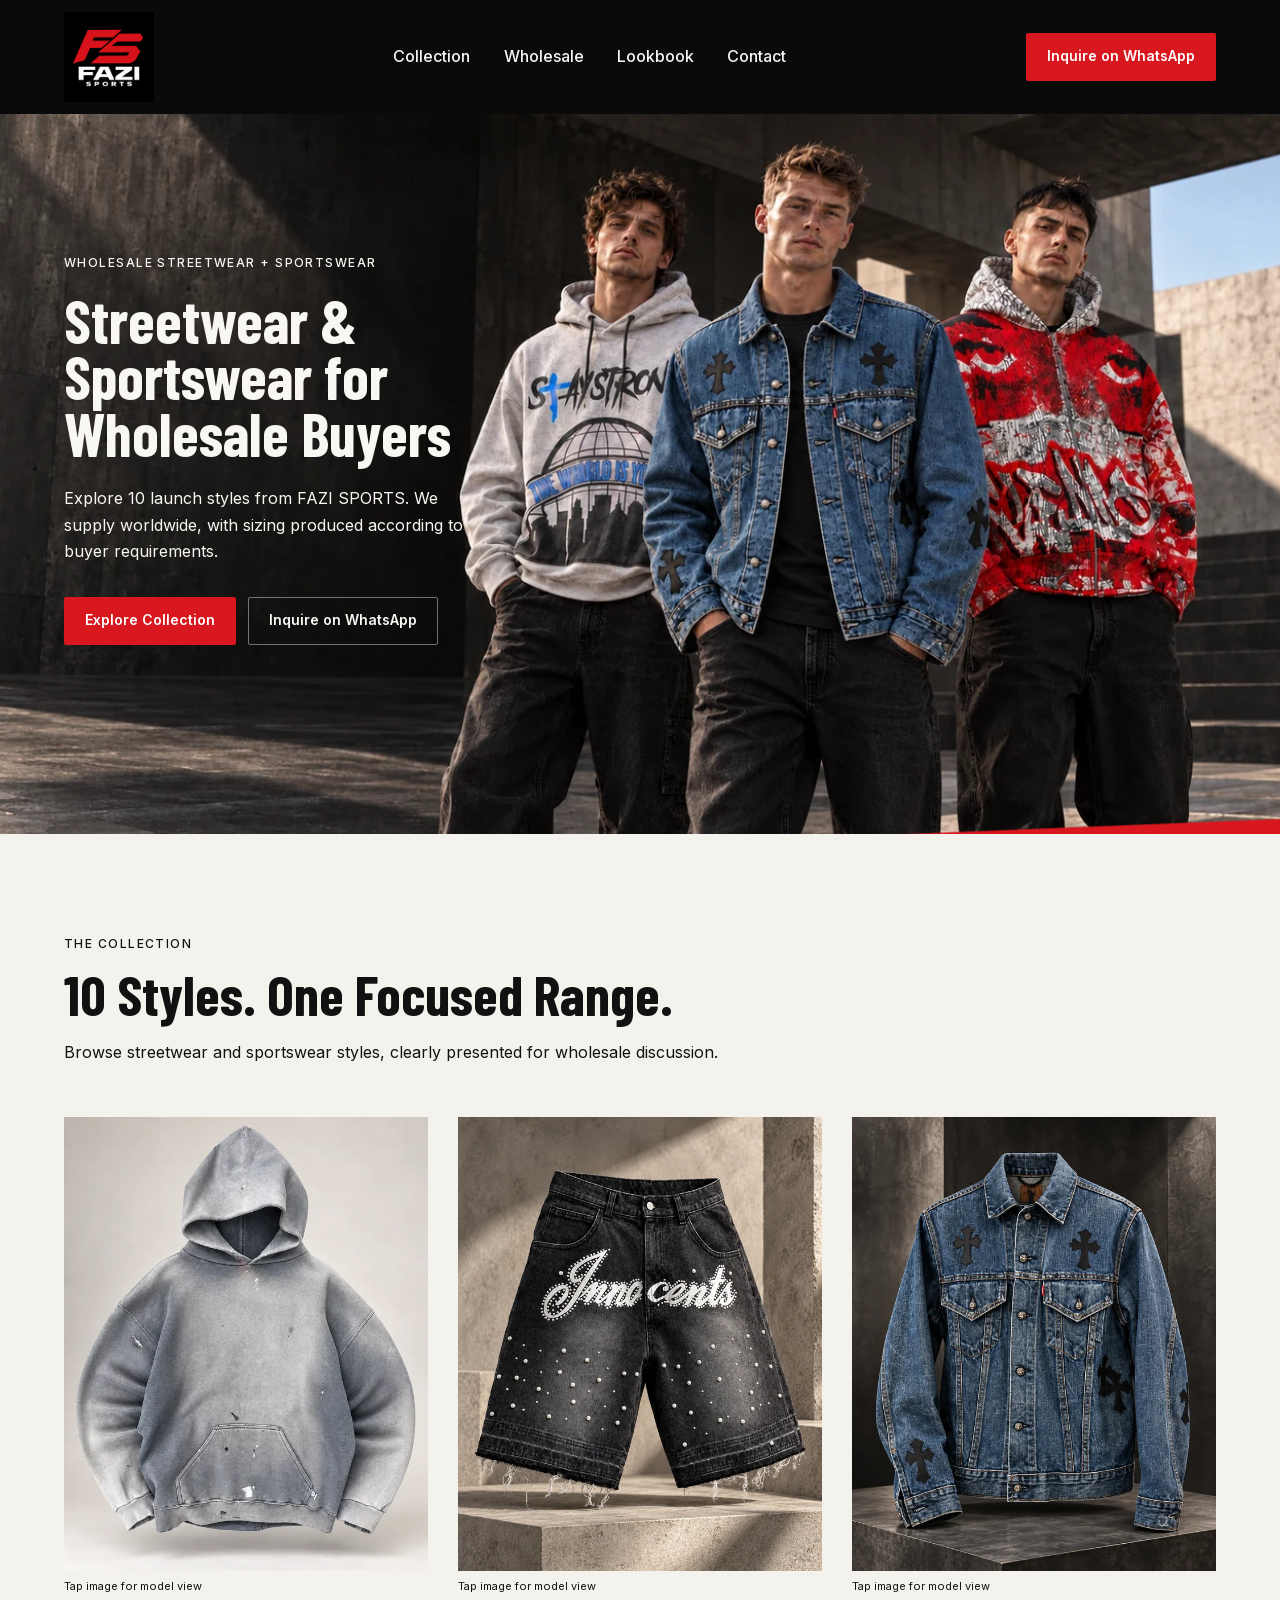
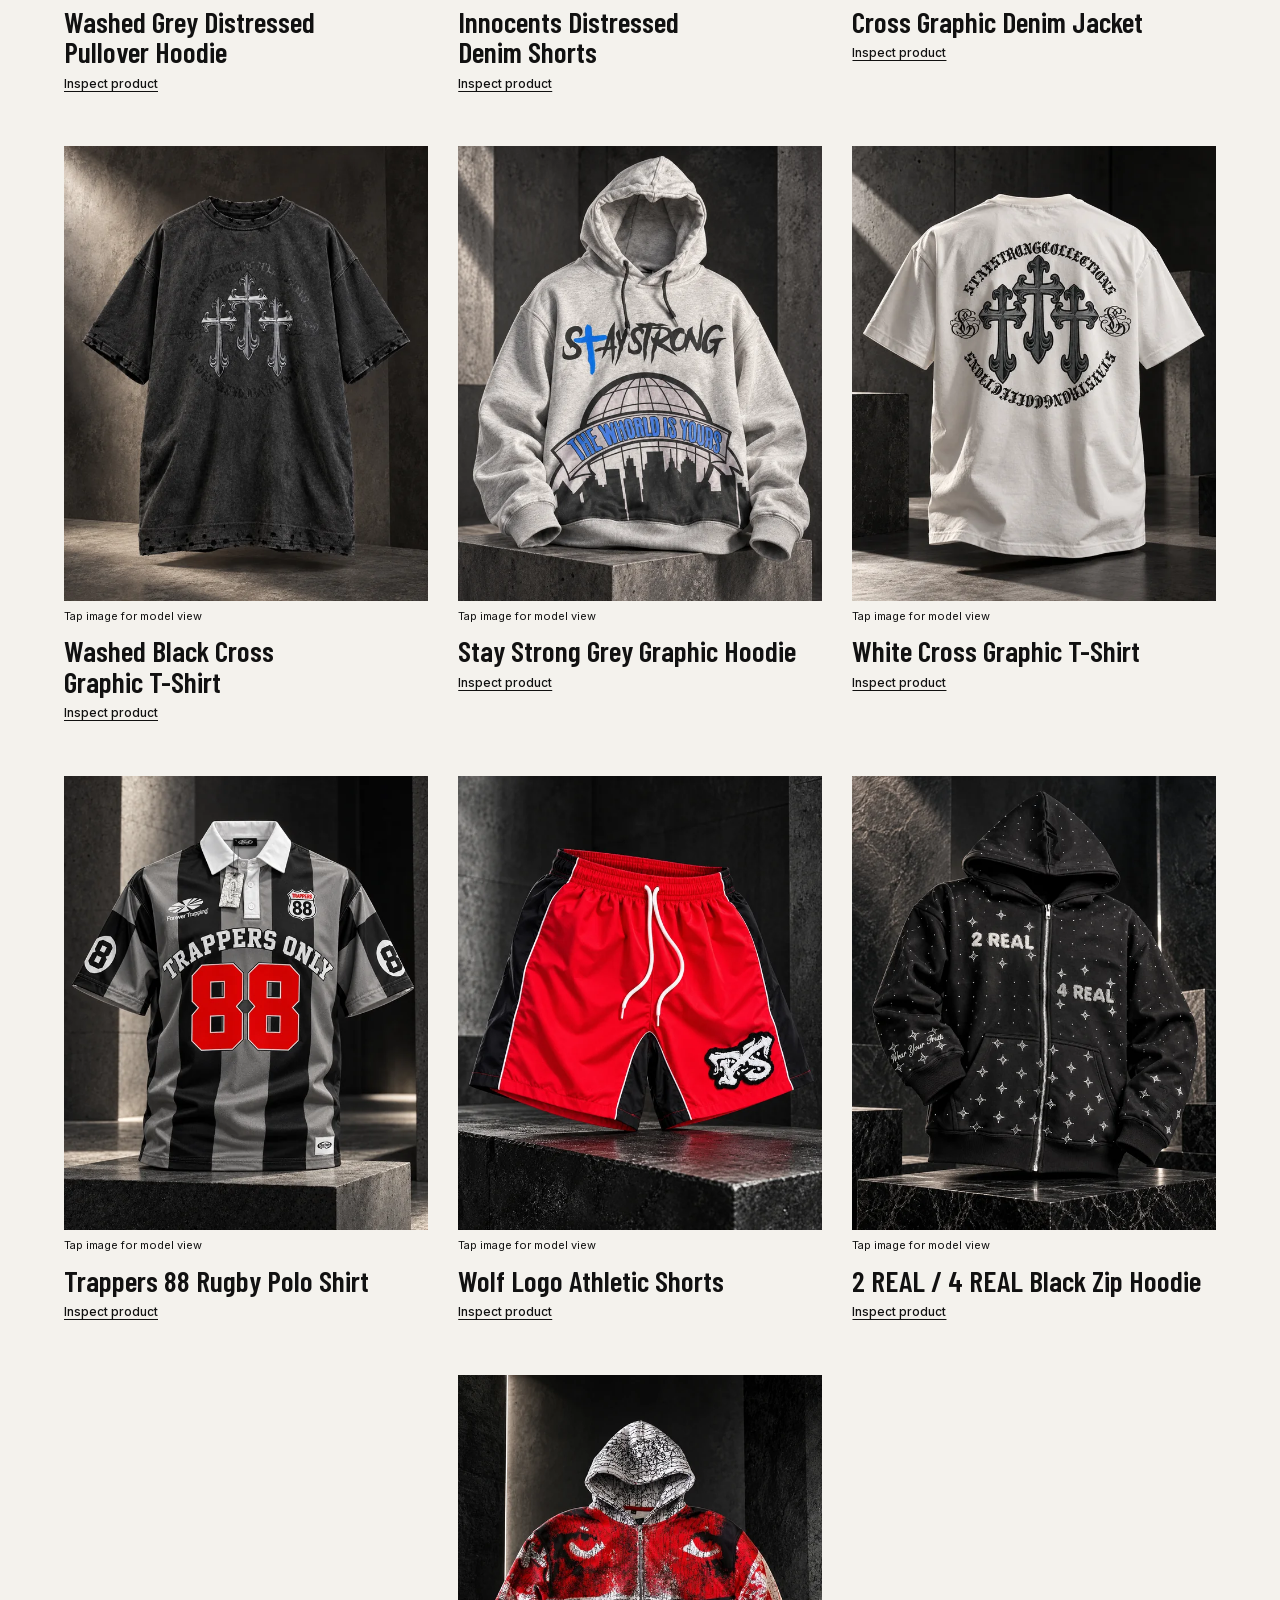
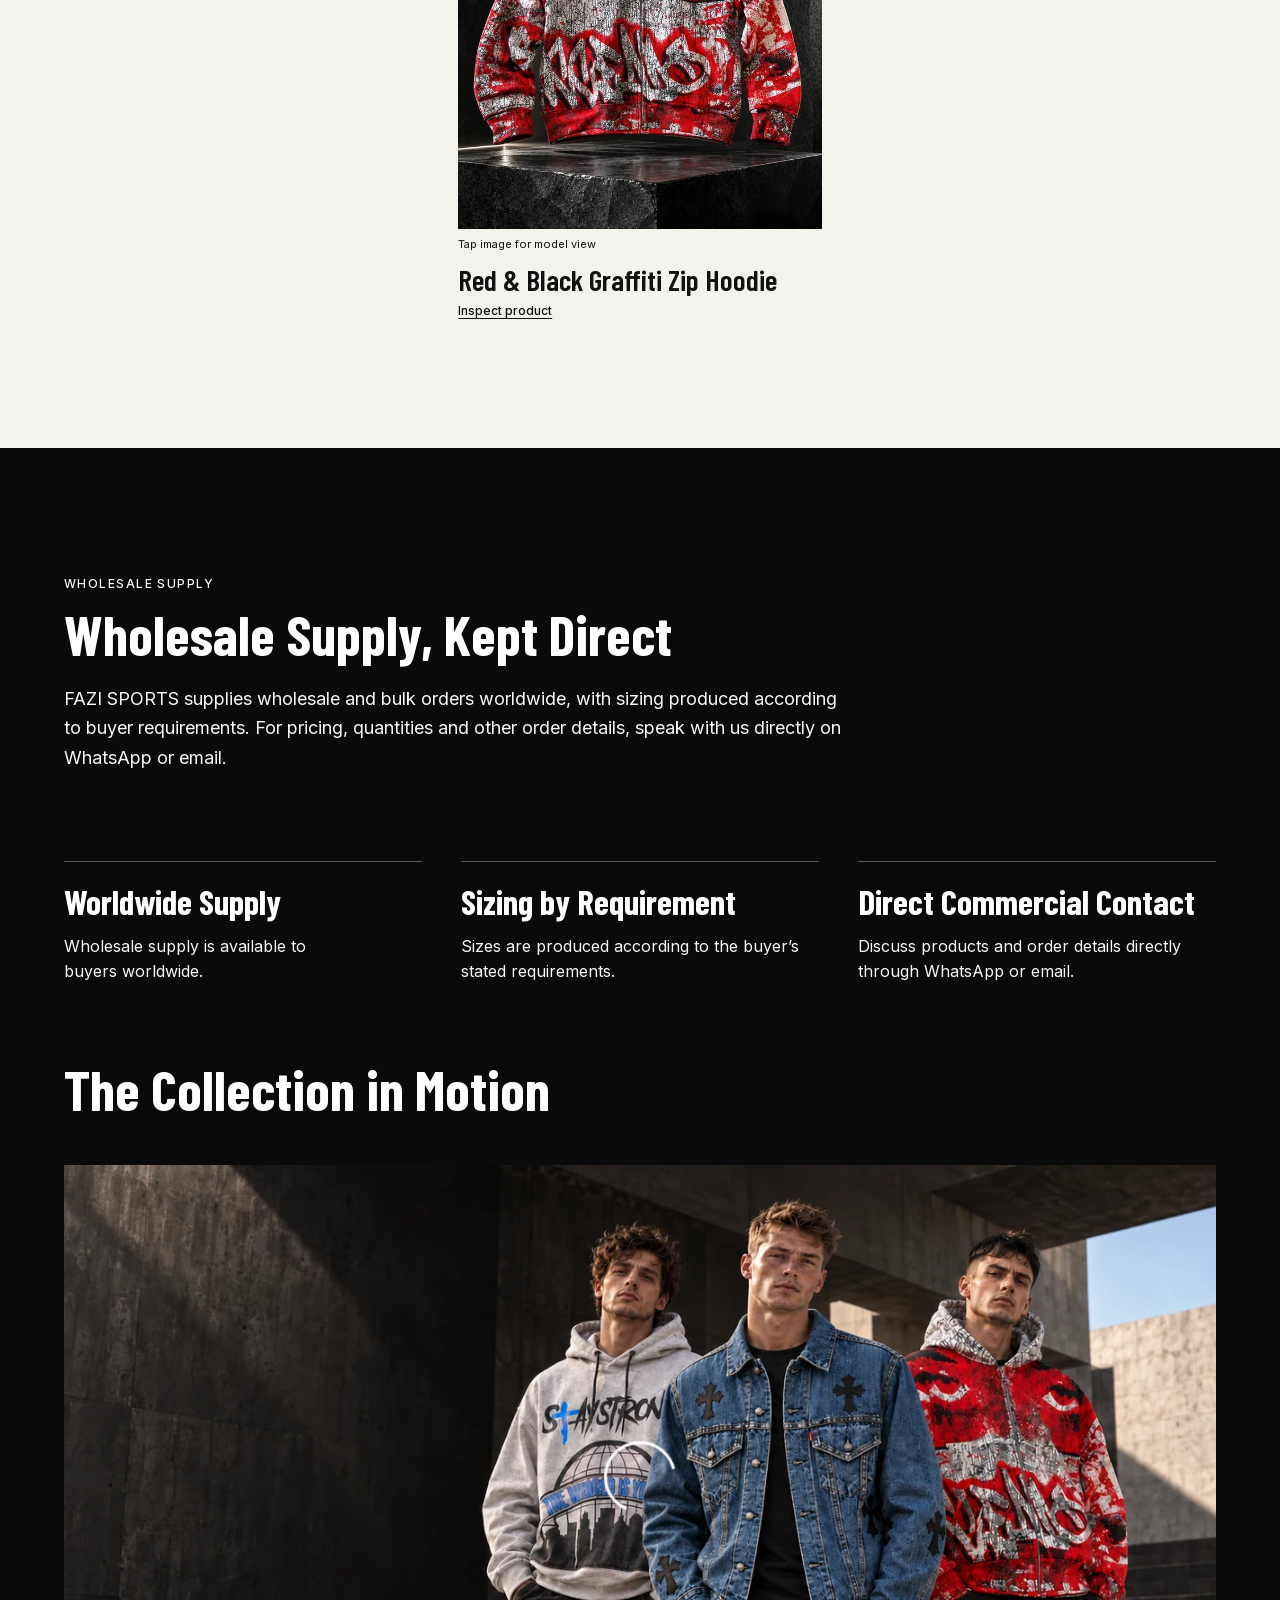
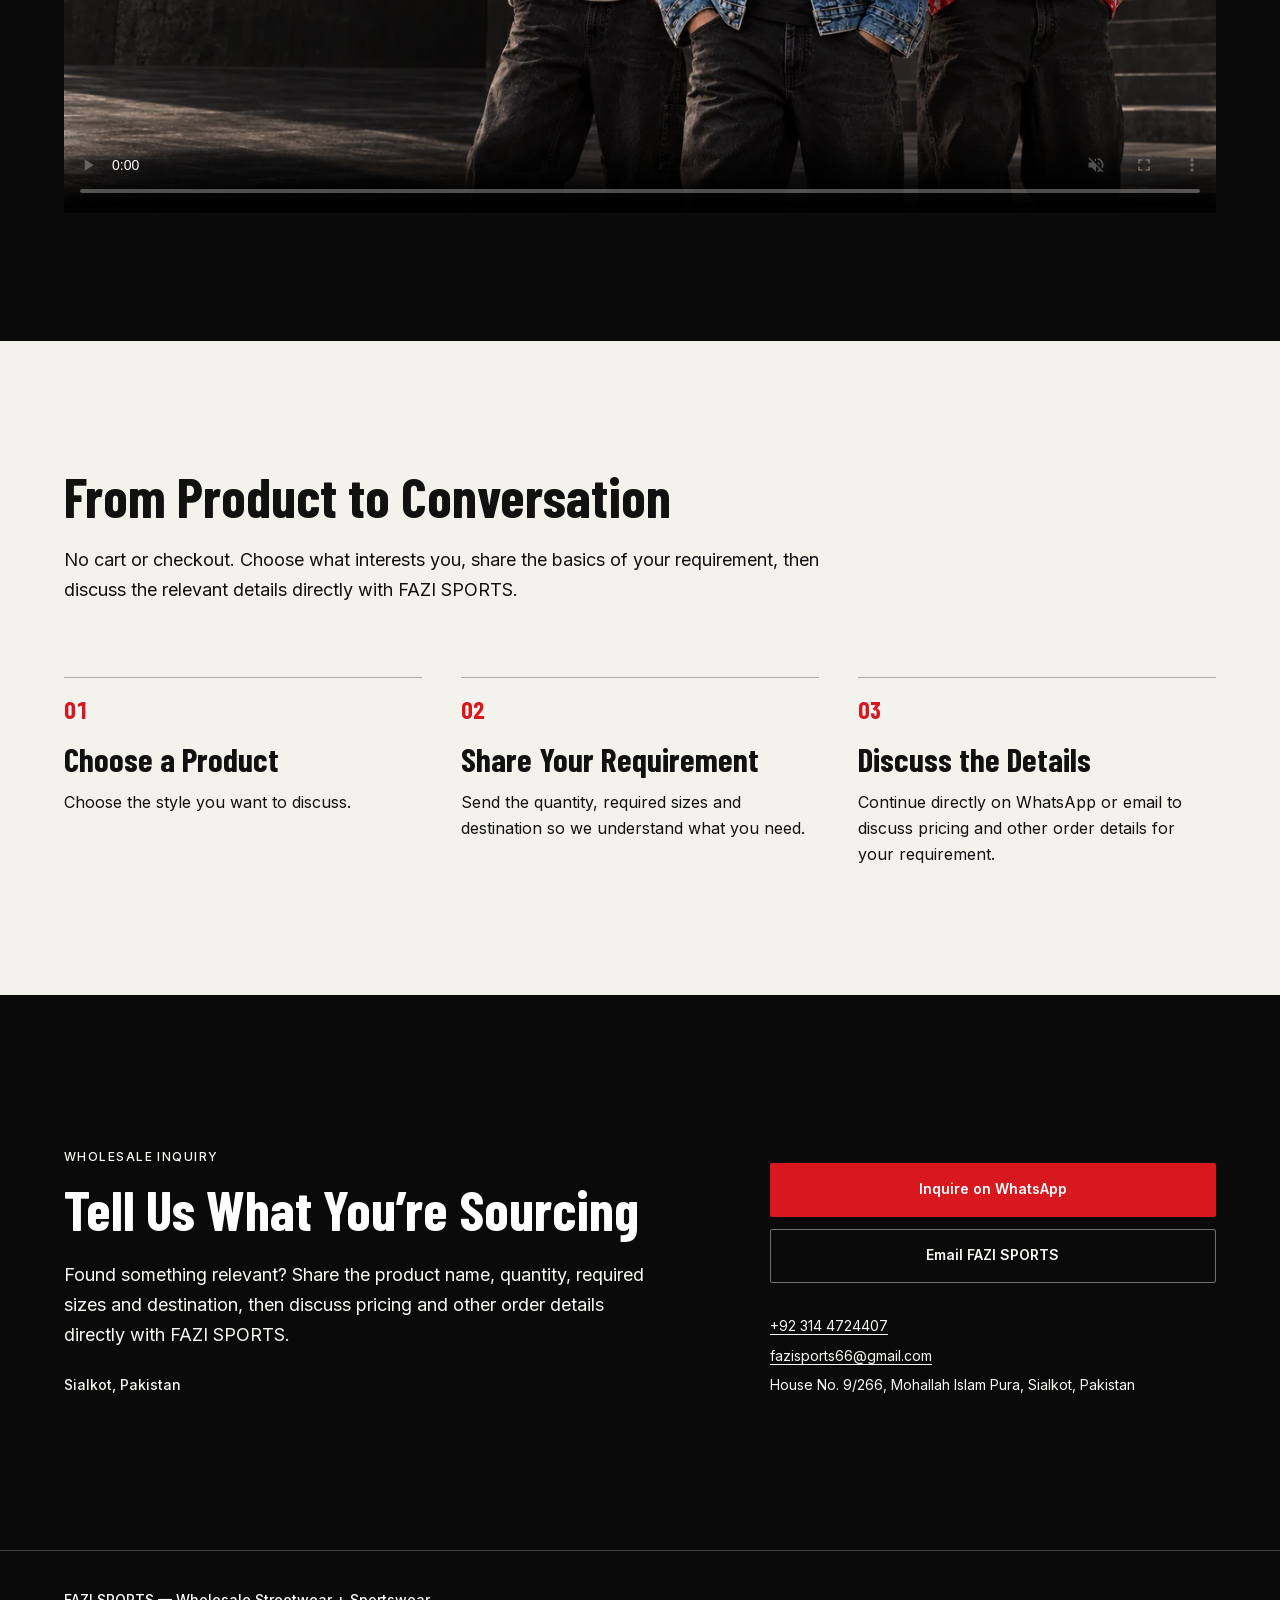
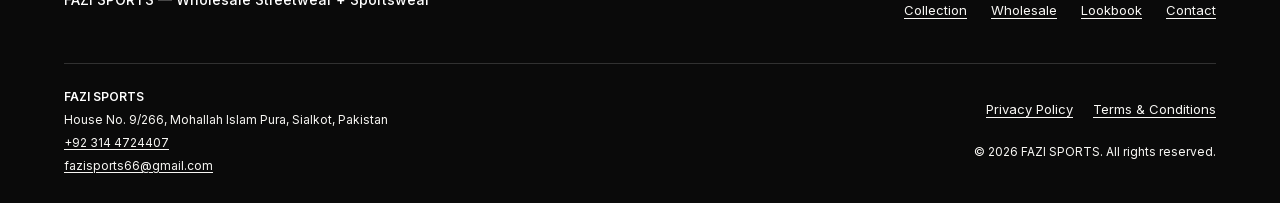
<file: index.html>
<!doctype html>
<html lang="en">
  <head>
    <meta charset="UTF-8" />
    <meta name="viewport" content="width=device-width, initial-scale=1" />
    <meta name="theme-color" content="#0A0A0A" />
    <meta
      name="description"
      content="Explore FAZI SPORTS wholesale streetwear and sportswear, with worldwide supply, sizing according to buyer requirements and direct WhatsApp inquiries."
    />
    <title>FAZI SPORTS | Wholesale Streetwear &amp; Sportswear</title>
    <link rel="icon" type="image/png" href="/assets/optimized/favicon.png" />
    <link rel="preload" href="/assets/fonts/barlow-condensed-700-latin.woff2" as="font" type="font/woff2" crossorigin />
    <link rel="preload" href="/assets/fonts/inter-variable-latin.woff2" as="font" type="font/woff2" crossorigin />
    <link rel="preload" as="image" href="/assets/optimized/hero-1280.webp" imagesrcset="/assets/optimized/hero-640.webp 640w, /assets/optimized/hero-1280.webp 1280w, /assets/optimized/hero-1920.webp 1672w" imagesizes="100vw" />
    <link rel="stylesheet" href="/global.css" />
  </head>
  <body class="surface--black">
    <a class="skip-link" href="#main-content">Skip to content</a>
    <header class="site-header" aria-label="Site header">
      <a class="site-brand" href="/" aria-label="FAZI SPORTS home">
        <img
          src="/assets/optimized/logo.webp"
          width="1254"
          height="1254"
          alt="FAZI SPORTS"
        />
      </a>
      <nav class="desktop-nav nav-foundation" aria-label="Main navigation">
        <a href="#collection">Collection</a>
        <a href="#wholesale">Wholesale</a>
        <a href="#lookbook">Lookbook</a>
        <a href="#contact">Contact</a>
      </nav>
      <a class="button button--primary header-inquiry" href="https://wa.me/923144724407?text=Hi%20FAZI%20SPORTS%2C%20I%E2%80%99d%20like%20to%20discuss%20a%20wholesale%20order.%0AProducts%20of%20interest%3A%20___%0AQuantity%3A%20___%0ARequired%20sizes%3A%20___%0ADestination%3A%20___%0AI%E2%80%99d%20like%20to%20discuss%20the%20order%20details." target="_blank" rel="noopener noreferrer">
        Inquire on WhatsApp
      </a>
      <details class="mobile-menu">
        <summary aria-label="Open navigation menu">Menu</summary>
        <nav class="mobile-nav" aria-label="Mobile navigation">
          <a href="#collection">Collection</a>
          <a href="#wholesale">Wholesale</a>
          <a href="#lookbook">Lookbook</a>
          <a href="#contact">Contact</a>
          <a class="button button--primary" href="https://wa.me/923144724407?text=Hi%20FAZI%20SPORTS%2C%20I%E2%80%99d%20like%20to%20discuss%20a%20wholesale%20order.%0AProducts%20of%20interest%3A%20___%0AQuantity%3A%20___%0ARequired%20sizes%3A%20___%0ADestination%3A%20___%0AI%E2%80%99d%20like%20to%20discuss%20the%20order%20details." target="_blank" rel="noopener noreferrer">
            Inquire on WhatsApp
          </a>
        </nav>
      </details>
    </header>

    <main id="main-content" aria-label="FAZI SPORTS">
      <section class="hero" aria-labelledby="hero-title">
        <img
          class="hero-image hero-image--desktop"
          src="/assets/optimized/hero-1280.webp"
          srcset="/assets/optimized/hero-640.webp 640w, /assets/optimized/hero-1280.webp 1280w, /assets/optimized/hero-1920.webp 1672w"
          sizes="100vw"
          width="1672"
          height="941"
          alt="Three models wearing FAZI SPORTS streetwear in a concrete campaign setting."
          fetchpriority="high"
        />
        <div class="hero-copy">
          <p class="hero-eyebrow">WHOLESALE STREETWEAR + SPORTSWEAR</p>
          <h1 id="hero-title">Streetwear &amp; Sportswear for Wholesale Buyers</h1>
          <p class="hero-support">
            Explore 10 launch styles from FAZI SPORTS. We supply worldwide, with sizing produced according to buyer requirements.
          </p>
          <div class="hero-actions">
            <a class="button button--primary" href="#collection">Explore Collection</a>
            <a class="button button--secondary-dark" href="https://wa.me/923144724407?text=Hi%20FAZI%20SPORTS%2C%20I%E2%80%99d%20like%20to%20discuss%20a%20wholesale%20order.%0AProducts%20of%20interest%3A%20___%0AQuantity%3A%20___%0ARequired%20sizes%3A%20___%0ADestination%3A%20___%0AI%E2%80%99d%20like%20to%20discuss%20the%20order%20details." target="_blank" rel="noopener noreferrer">
              Inquire on WhatsApp
            </a>
          </div>
        </div>
        <div class="hero-actions hero-actions--mobile">
          <a class="button button--primary" href="#collection">Explore Collection</a>
          <a class="button button--secondary-dark" href="https://wa.me/923144724407?text=Hi%20FAZI%20SPORTS%2C%20I%E2%80%99d%20like%20to%20discuss%20a%20wholesale%20order.%0AProducts%20of%20interest%3A%20___%0AQuantity%3A%20___%0ARequired%20sizes%3A%20___%0ADestination%3A%20___%0AI%E2%80%99d%20like%20to%20discuss%20the%20order%20details." target="_blank" rel="noopener noreferrer">
            Inquire on WhatsApp
          </a>
        </div>
        <span class="forward-cut" aria-hidden="true"></span>
      </section>

      <section id="collection" class="collection-section surface--editorial" aria-labelledby="collection-heading">
        <div class="container collection-intro">
          <p class="collection-eyebrow">THE COLLECTION</p>
          <h2 id="collection-heading">10 Styles. One Focused Range.</h2>
          <p class="collection-support">Browse streetwear and sportswear styles, clearly presented for wholesale discussion.</p>
        </div>
        <div class="container">
          <ol id="product-grid" class="product-grid" aria-label="FAZI SPORTS launch collection"></ol>
        </div>
      </section>

      <section id="wholesale" class="wholesale-section surface--black" aria-labelledby="wholesale-heading">
        <div class="container">
          <div class="wholesale-section__intro">
            <p class="wholesale-section__eyebrow">WHOLESALE SUPPLY</p>
            <h2 id="wholesale-heading">Wholesale Supply, Kept Direct</h2>
            <p class="wholesale-section__support">
              FAZI SPORTS supplies wholesale and bulk orders worldwide, with sizing produced according to buyer requirements.
              For pricing, quantities and other order details, speak with us directly on WhatsApp or email.
            </p>
          </div>
          <ol class="wholesale-capabilities" aria-label="Wholesale supply capabilities">
            <li class="wholesale-capability">
              <h3>Worldwide Supply</h3>
              <p>Wholesale supply is available to buyers worldwide.</p>
            </li>
            <li class="wholesale-capability">
              <h3>Sizing by Requirement</h3>
              <p>Sizes are produced according to the buyer’s stated requirements.</p>
            </li>
            <li class="wholesale-capability">
              <h3>Direct Commercial Contact</h3>
              <p>Discuss products and order details directly through WhatsApp or email.</p>
            </li>
          </ol>
        </div>
      </section>

      <section id="lookbook" class="lookbook-section surface--black" aria-labelledby="lookbook-heading">
        <div class="container">
          <h2 id="lookbook-heading">The Collection in Motion</h2>
          <video
            class="lookbook-video"
            controls
            muted
            loop
            playsinline
            preload="none"
            data-autoplay="in-view"
            poster="/assets/optimized/hero-1280.webp"
            aria-label="FAZI SPORTS collection lookbook"
          >
            <source src="/assets/lookbook/FAZI_Lookbook_Master_16x9.mp4" type="video/mp4" />
          </video>
        </div>
      </section>

      <section id="inquiry-process" class="inquiry-process surface--editorial" aria-labelledby="inquiry-process-heading">
        <div class="container">
          <h2 id="inquiry-process-heading">From Product to Conversation</h2>
          <p class="inquiry-process__intro">
            No cart or checkout. Choose what interests you, share the basics of your requirement, then discuss the relevant details directly with FAZI SPORTS.
          </p>
          <ol class="inquiry-steps" aria-label="Wholesale inquiry process">
            <li class="inquiry-step">
              <span class="inquiry-step__number" aria-hidden="true">01</span>
              <div>
                <h3>Choose a Product</h3>
                <p>Choose the style you want to discuss.</p>
              </div>
            </li>
            <li class="inquiry-step">
              <span class="inquiry-step__number" aria-hidden="true">02</span>
              <div>
                <h3>Share Your Requirement</h3>
                <p>Send the quantity, required sizes and destination so we understand what you need.</p>
              </div>
            </li>
            <li class="inquiry-step">
              <span class="inquiry-step__number" aria-hidden="true">03</span>
              <div>
                <h3>Discuss the Details</h3>
                <p>Continue directly on WhatsApp or email to discuss pricing and other order details for your requirement.</p>
              </div>
            </li>
          </ol>
        </div>
      </section>

      <section id="contact" class="final-contact surface--black" aria-labelledby="contact-heading">
        <div class="container final-contact__layout">
          <div class="final-contact__copy">
            <p class="final-contact__eyebrow">WHOLESALE INQUIRY</p>
            <h2 id="contact-heading">Tell Us What You’re Sourcing</h2>
          <p class="final-contact__support">Found something relevant? Share the product name, quantity, required sizes and destination, then discuss pricing and other order details directly with FAZI SPORTS.</p>
            <p class="final-contact__location">Sialkot, Pakistan</p>
          </div>
          <div class="final-contact__actions">
            <a class="button button--primary" href="https://wa.me/923144724407?text=Hi%20FAZI%20SPORTS%2C%20I%E2%80%99d%20like%20to%20discuss%20a%20wholesale%20order.%0AProducts%20of%20interest%3A%20___%0AQuantity%3A%20___%0ARequired%20sizes%3A%20___%0ADestination%3A%20___%0AI%E2%80%99d%20like%20to%20discuss%20the%20order%20details." target="_blank" rel="noopener noreferrer">Inquire on WhatsApp</a>
            <a class="button button--secondary-dark" href="mailto:fazisports66@gmail.com?subject=Wholesale%20Inquiry%20%E2%80%94%20FAZI%20SPORTS&amp;body=Hello%20FAZI%20SPORTS%2C%0AI%E2%80%99m%20interested%20in%20discussing%20a%20wholesale%20order.%0AProducts%20of%20interest%3A%20___%0AQuantity%3A%20___%0ARequired%20sizes%3A%20___%0ADestination%3A%20___%0APlease%20let%20me%20know%20the%20relevant%20details%20for%20this%20requirement.%0ABest%2C%0A%7BNAME%7D%0A%7BCOMPANY%7D">Email FAZI SPORTS</a>
            <address class="final-contact__details">
              <a href="tel:+923144724407">+92 314 4724407</a>
              <a href="mailto:fazisports66@gmail.com?subject=Wholesale%20Inquiry%20%E2%80%94%20FAZI%20SPORTS&amp;body=Hello%20FAZI%20SPORTS%2C%0AI%E2%80%99m%20interested%20in%20discussing%20a%20wholesale%20order.%0AProducts%20of%20interest%3A%20___%0AQuantity%3A%20___%0ARequired%20sizes%3A%20___%0ADestination%3A%20___%0APlease%20let%20me%20know%20the%20relevant%20details%20for%20this%20requirement.%0ABest%2C%0A%7BNAME%7D%0A%7BCOMPANY%7D">fazisports66@gmail.com</a>
              <span>House No. 9/266, Mohallah Islam Pura, Sialkot, Pakistan</span>
            </address>
          </div>
        </div>
      </section>
    </main>
    <footer class="site-footer surface--black">
      <div class="container">
        <div class="site-footer__top">
          <p class="site-footer__identity">FAZI SPORTS — Wholesale Streetwear + Sportswear</p>
          <nav class="site-footer__nav" aria-label="Footer navigation">
            <a href="#collection">Collection</a>
            <a href="#wholesale">Wholesale</a>
            <a href="#lookbook">Lookbook</a>
            <a href="#contact">Contact</a>
          </nav>
        </div>
        <div class="site-footer__bottom">
          <address class="site-footer__contact">
            <strong>FAZI SPORTS</strong>
            <span>House No. 9/266, Mohallah Islam Pura, Sialkot, Pakistan</span>
            <a href="tel:+923144724407">+92 314 4724407</a>
            <a href="mailto:fazisports66@gmail.com?subject=Wholesale%20Inquiry%20%E2%80%94%20FAZI%20SPORTS&amp;body=Hello%20FAZI%20SPORTS%2C%0AI%E2%80%99m%20interested%20in%20discussing%20a%20wholesale%20order.%0AProducts%20of%20interest%3A%20___%0AQuantity%3A%20___%0ARequired%20sizes%3A%20___%0ADestination%3A%20___%0APlease%20let%20me%20know%20the%20relevant%20details%20for%20this%20requirement.%0ABest%2C%0A%7BNAME%7D%0A%7BCOMPANY%7D">fazisports66@gmail.com</a>
          </address>
          <div class="site-footer__legal">
            <nav aria-label="Legal pages">
              <a href="/privacy-policy">Privacy Policy</a>
              <a href="/terms-and-conditions">Terms &amp; Conditions</a>
            </nav>
            <p>© <span data-current-year>2026</span> FAZI SPORTS. All rights reserved.</p>
          </div>
        </div>
      </div>
    </footer>
    <script src="/collection.js" defer></script>
    <script src="/inspection.js" defer></script>
    <script src="/site.js" defer></script>
    <script src="/motion.js" defer></script>
    <script src="/lookbook.js" defer></script>
    <dialog class="product-inspection" aria-labelledby="inspection-name" aria-describedby="inspection-description">
      <button class="product-inspection__close" type="button" aria-label="Close product inspection">
        <span aria-hidden="true">×</span>
      </button>
      <div class="product-inspection__media" aria-label="Product images">
        <img class="product-inspection__image" data-inspection-clean width="1122" height="1402" alt="" />
        <img class="product-inspection__image" data-inspection-model width="1122" height="1402" alt="" />
      </div>
      <div class="product-inspection__details">
        <h2 class="product-inspection__name" id="inspection-name"></h2>
        <p class="product-inspection__description" id="inspection-description"></p>
        <a class="button button--primary product-inspection__cta" data-inspection-cta target="_blank" rel="noopener noreferrer">
          Inquire About This Product
        </a>
      </div>
    </dialog>
  </body>
</html>
</file>
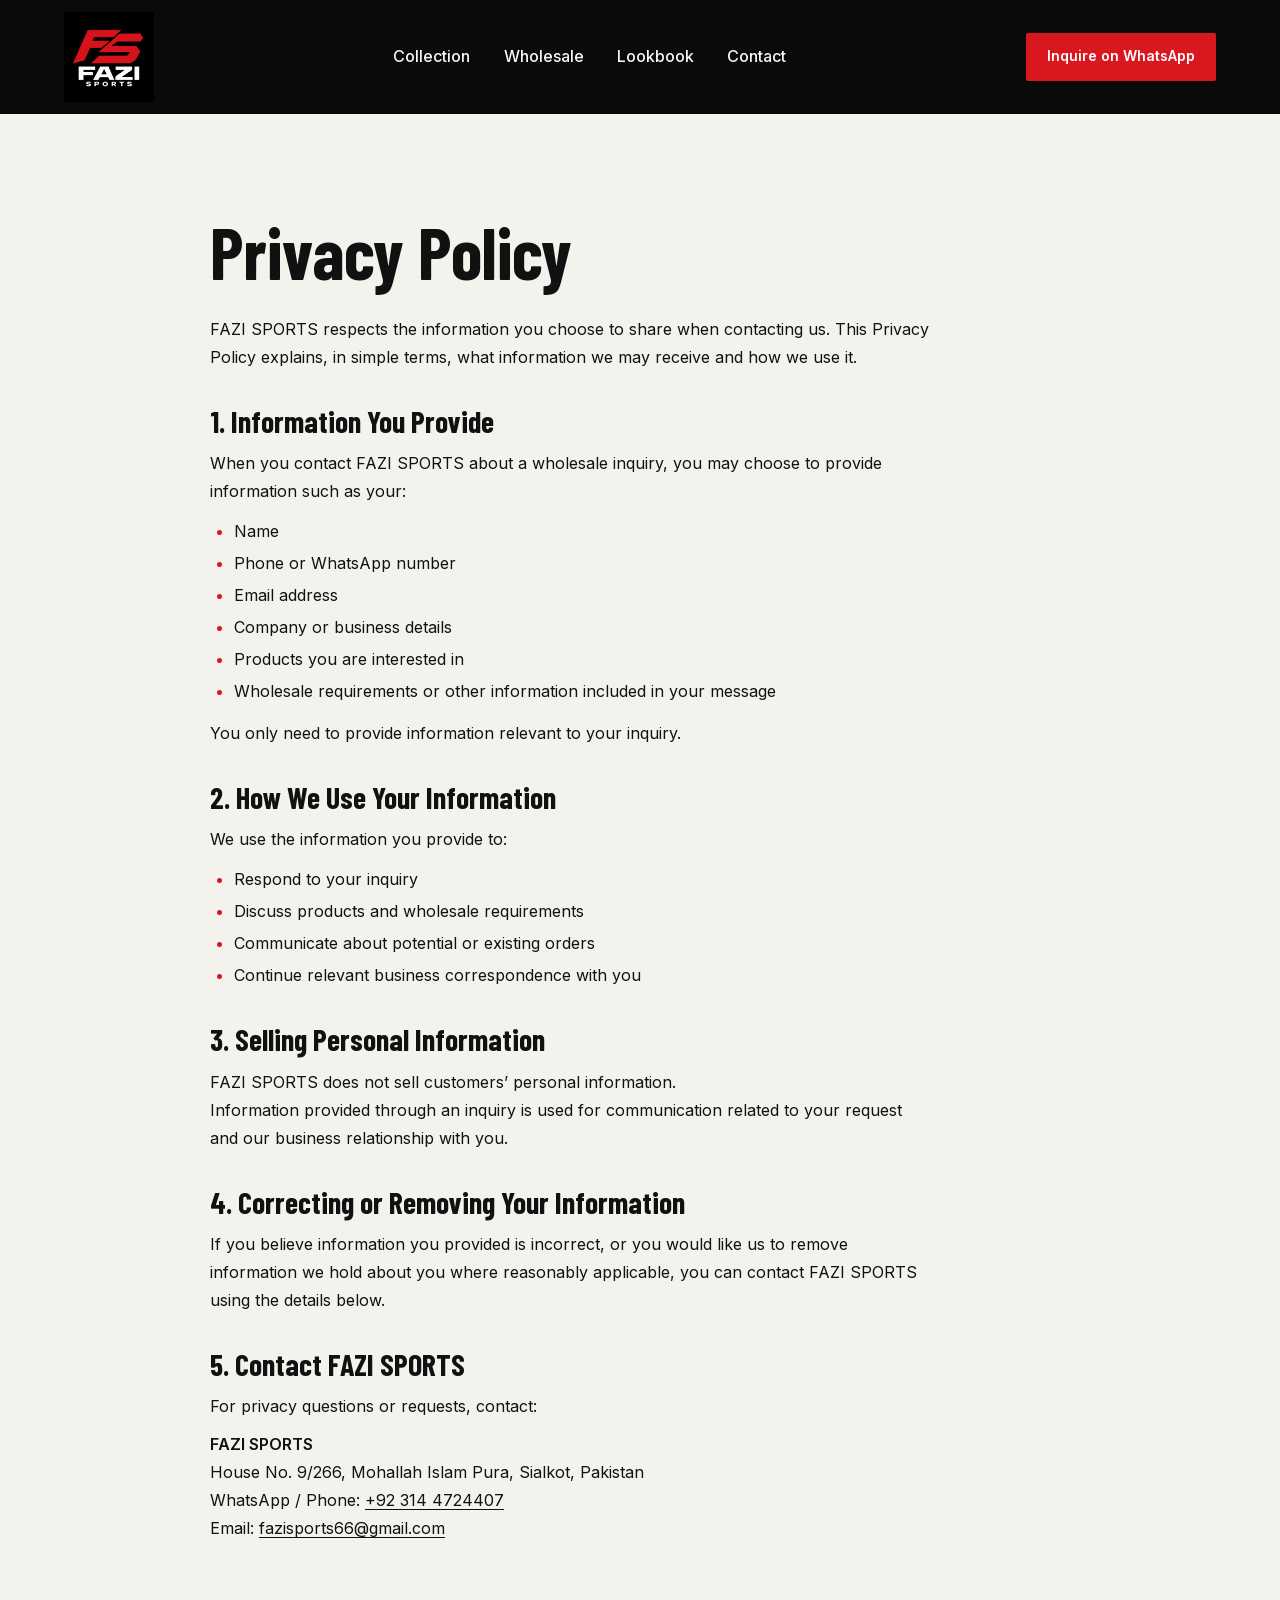
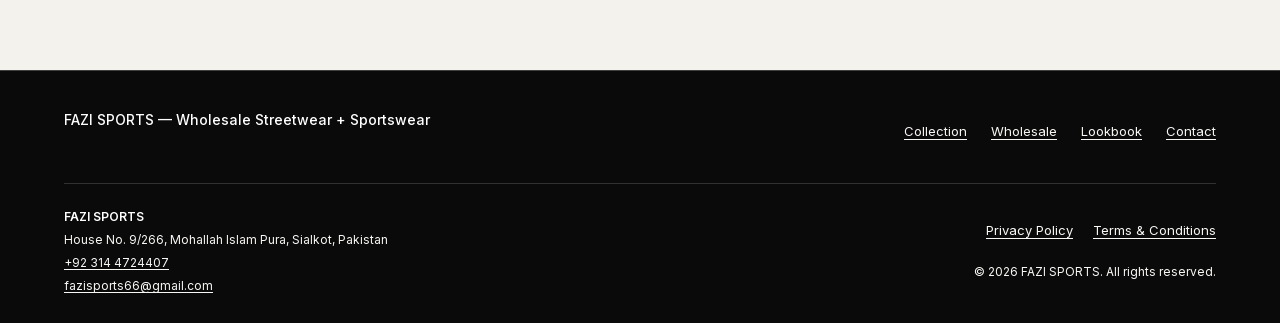
<file: privacy-policy/index.html>
<!doctype html>
<html lang="en">
  <head>
    <meta charset="UTF-8" />
    <meta name="viewport" content="width=device-width, initial-scale=1" />
    <meta name="theme-color" content="#0A0A0A" />
    <title>Privacy Policy | FAZI SPORTS</title>
    <link rel="icon" type="image/png" href="/assets/favicon/fazi-fs-monogram.png" />
    <link rel="preload" href="/assets/fonts/barlow-condensed-700-latin.woff2" as="font" type="font/woff2" crossorigin />
    <link rel="preload" href="/assets/fonts/inter-variable-latin.woff2" as="font" type="font/woff2" crossorigin />
    <link rel="stylesheet" href="/global.css" />
  </head>
  <body class="surface--black">
    <a class="skip-link" href="#main-content">Skip to content</a>
    <header class="site-header" aria-label="Site header">
      <a class="site-brand" href="/" aria-label="FAZI SPORTS home">
        <img src="/assets/brand/01_FAZI_SPORTS_Primary_RedFS_WhiteWordmark_BlackBG_cleaned.png" width="1254" height="1254" alt="FAZI SPORTS" />
      </a>
      <nav class="desktop-nav nav-foundation" aria-label="Main navigation">
        <a href="/#collection">Collection</a>
        <a href="/#wholesale">Wholesale</a>
        <a href="/#lookbook">Lookbook</a>
        <a href="/#contact">Contact</a>
      </nav>
      <a class="button button--primary header-inquiry" href="https://wa.me/923144724407?text=Hi%20FAZI%20SPORTS%2C%20I%E2%80%99d%20like%20to%20discuss%20a%20wholesale%20order.%0AProducts%20of%20interest%3A%20___%0AQuantity%3A%20___%0ARequired%20sizes%3A%20___%0ADestination%3A%20___%0AI%E2%80%99d%20like%20to%20discuss%20the%20order%20details." target="_blank" rel="noopener noreferrer">Inquire on WhatsApp</a>
      <details class="mobile-menu">
        <summary aria-label="Open navigation menu">Menu</summary>
        <nav class="mobile-nav" aria-label="Mobile navigation">
          <a href="/#collection">Collection</a>
          <a href="/#wholesale">Wholesale</a>
          <a href="/#lookbook">Lookbook</a>
          <a href="/#contact">Contact</a>
          <a class="button button--primary" href="https://wa.me/923144724407?text=Hi%20FAZI%20SPORTS%2C%20I%E2%80%99d%20like%20to%20discuss%20a%20wholesale%20order.%0AProducts%20of%20interest%3A%20___%0AQuantity%3A%20___%0ARequired%20sizes%3A%20___%0ADestination%3A%20___%0AI%E2%80%99d%20like%20to%20discuss%20the%20order%20details." target="_blank" rel="noopener noreferrer">Inquire on WhatsApp</a>
        </nav>
      </details>
    </header>
    <main id="main-content" class="policy-page surface--editorial">
      <article class="container policy-content" aria-labelledby="policy-title">
        <h1 id="policy-title">Privacy Policy</h1>
        <p>FAZI SPORTS respects the information you choose to share when contacting us. This Privacy Policy explains, in simple terms, what information we may receive and how we use it.</p>
        <section aria-labelledby="privacy-provided"><h2 id="privacy-provided">1. Information You Provide</h2>
          <p>When you contact FAZI SPORTS about a wholesale inquiry, you may choose to provide information such as your:</p>
          <ul><li>Name</li><li>Phone or WhatsApp number</li><li>Email address</li><li>Company or business details</li><li>Products you are interested in</li><li>Wholesale requirements or other information included in your message</li></ul>
          <p>You only need to provide information relevant to your inquiry.</p>
        </section>
        <section aria-labelledby="privacy-use"><h2 id="privacy-use">2. How We Use Your Information</h2>
          <p>We use the information you provide to:</p>
          <ul><li>Respond to your inquiry</li><li>Discuss products and wholesale requirements</li><li>Communicate about potential or existing orders</li><li>Continue relevant business correspondence with you</li></ul>
        </section>
        <section aria-labelledby="privacy-selling"><h2 id="privacy-selling">3. Selling Personal Information</h2>
          <p>FAZI SPORTS does not sell customers’ personal information.</p>
          <p>Information provided through an inquiry is used for communication related to your request and our business relationship with you.</p>
        </section>
        <section aria-labelledby="privacy-removing"><h2 id="privacy-removing">4. Correcting or Removing Your Information</h2>
          <p>If you believe information you provided is incorrect, or you would like us to remove information we hold about you where reasonably applicable, you can contact FAZI SPORTS using the details below.</p>
        </section>
        <section aria-labelledby="privacy-contact"><h2 id="privacy-contact">5. Contact FAZI SPORTS</h2>
          <p>For privacy questions or requests, contact:</p>
          <address><strong>FAZI SPORTS</strong><br />House No. 9/266, Mohallah Islam Pura, Sialkot, Pakistan<br />WhatsApp / Phone: <a href="tel:+923144724407">+92 314 4724407</a><br />Email: <a href="mailto:fazisports66@gmail.com?subject=Wholesale%20Inquiry%20%E2%80%94%20FAZI%20SPORTS&amp;body=Hello%20FAZI%20SPORTS%2C%0AI%E2%80%99m%20interested%20in%20discussing%20a%20wholesale%20order.%0AProducts%20of%20interest%3A%20___%0AQuantity%3A%20___%0ARequired%20sizes%3A%20___%0ADestination%3A%20___%0APlease%20let%20me%20know%20the%20relevant%20details%20for%20this%20requirement.%0ABest%2C%0A%7BNAME%7D%0A%7BCOMPANY%7D">fazisports66@gmail.com</a></address>
        </section>
      </article>
    </main>
    <footer class="site-footer surface--black">
      <div class="container">
        <div class="site-footer__top">
          <p class="site-footer__identity">FAZI SPORTS — Wholesale Streetwear + Sportswear</p>
          <nav class="site-footer__nav" aria-label="Footer navigation">
            <a href="/#collection">Collection</a>
            <a href="/#wholesale">Wholesale</a>
            <a href="/#lookbook">Lookbook</a>
            <a href="/#contact">Contact</a>
          </nav>
        </div>
        <div class="site-footer__bottom">
          <address class="site-footer__contact">
            <strong>FAZI SPORTS</strong>
            <span>House No. 9/266, Mohallah Islam Pura, Sialkot, Pakistan</span>
            <a href="tel:+923144724407">+92 314 4724407</a>
            <a href="mailto:fazisports66@gmail.com?subject=Wholesale%20Inquiry%20%E2%80%94%20FAZI%20SPORTS&amp;body=Hello%20FAZI%20SPORTS%2C%0AI%E2%80%99m%20interested%20in%20discussing%20a%20wholesale%20order.%0AProducts%20of%20interest%3A%20___%0AQuantity%3A%20___%0ARequired%20sizes%3A%20___%0ADestination%3A%20___%0APlease%20let%20me%20know%20the%20relevant%20details%20for%20this%20requirement.%0ABest%2C%0A%7BNAME%7D%0A%7BCOMPANY%7D">fazisports66@gmail.com</a>
          </address>
          <div class="site-footer__legal">
            <nav aria-label="Legal pages">
              <a href="/privacy-policy">Privacy Policy</a>
              <a href="/terms-and-conditions">Terms &amp; Conditions</a>
            </nav>
            <p>© <span data-current-year>2026</span> FAZI SPORTS. All rights reserved.</p>
          </div>
        </div>
      </div>
    </footer>
    <script src="/site.js" defer></script>
  </body>
</html>
</file>
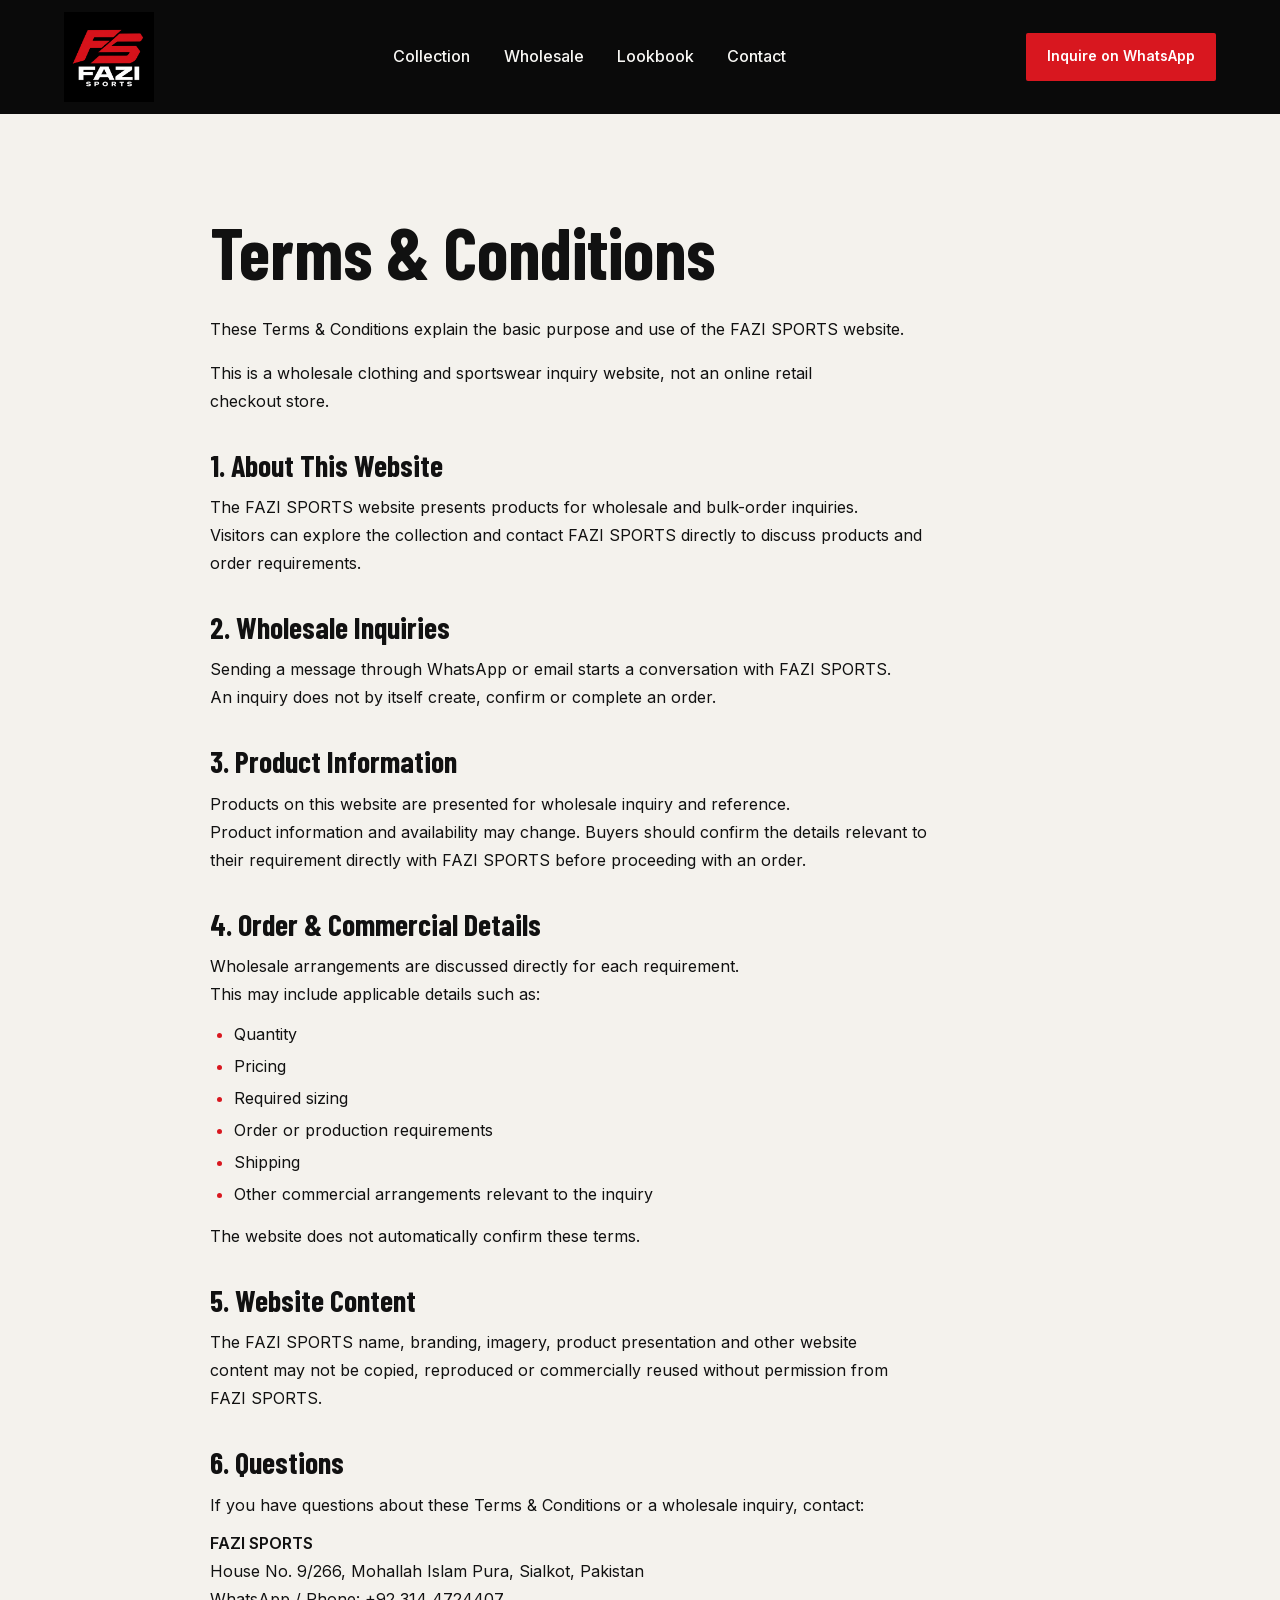
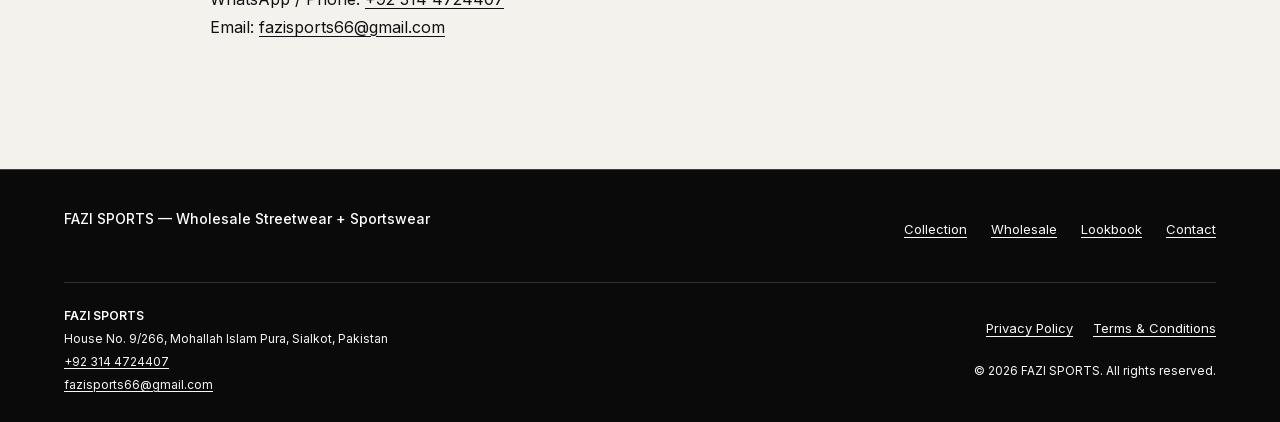
<file: terms-and-conditions/index.html>
<!doctype html>
<html lang="en">
  <head>
    <meta charset="UTF-8" />
    <meta name="viewport" content="width=device-width, initial-scale=1" />
    <meta name="theme-color" content="#0A0A0A" />
    <title>Terms &amp; Conditions | FAZI SPORTS</title>
    <link rel="icon" type="image/png" href="/assets/favicon/fazi-fs-monogram.png" />
    <link rel="preload" href="/assets/fonts/barlow-condensed-700-latin.woff2" as="font" type="font/woff2" crossorigin />
    <link rel="preload" href="/assets/fonts/inter-variable-latin.woff2" as="font" type="font/woff2" crossorigin />
    <link rel="stylesheet" href="/global.css" />
  </head>
  <body class="surface--black">
    <a class="skip-link" href="#main-content">Skip to content</a>
    <header class="site-header" aria-label="Site header">
      <a class="site-brand" href="/" aria-label="FAZI SPORTS home">
        <img src="/assets/brand/01_FAZI_SPORTS_Primary_RedFS_WhiteWordmark_BlackBG_cleaned.png" width="1254" height="1254" alt="FAZI SPORTS" />
      </a>
      <nav class="desktop-nav nav-foundation" aria-label="Main navigation">
        <a href="/#collection">Collection</a>
        <a href="/#wholesale">Wholesale</a>
        <a href="/#lookbook">Lookbook</a>
        <a href="/#contact">Contact</a>
      </nav>
      <a class="button button--primary header-inquiry" href="https://wa.me/923144724407?text=Hi%20FAZI%20SPORTS%2C%20I%E2%80%99d%20like%20to%20discuss%20a%20wholesale%20order.%0AProducts%20of%20interest%3A%20___%0AQuantity%3A%20___%0ARequired%20sizes%3A%20___%0ADestination%3A%20___%0AI%E2%80%99d%20like%20to%20discuss%20the%20order%20details." target="_blank" rel="noopener noreferrer">Inquire on WhatsApp</a>
      <details class="mobile-menu">
        <summary aria-label="Open navigation menu">Menu</summary>
        <nav class="mobile-nav" aria-label="Mobile navigation">
          <a href="/#collection">Collection</a>
          <a href="/#wholesale">Wholesale</a>
          <a href="/#lookbook">Lookbook</a>
          <a href="/#contact">Contact</a>
          <a class="button button--primary" href="https://wa.me/923144724407?text=Hi%20FAZI%20SPORTS%2C%20I%E2%80%99d%20like%20to%20discuss%20a%20wholesale%20order.%0AProducts%20of%20interest%3A%20___%0AQuantity%3A%20___%0ARequired%20sizes%3A%20___%0ADestination%3A%20___%0AI%E2%80%99d%20like%20to%20discuss%20the%20order%20details." target="_blank" rel="noopener noreferrer">Inquire on WhatsApp</a>
        </nav>
      </details>
    </header>
    <main id="main-content" class="policy-page surface--editorial">
      <article class="container policy-content" aria-labelledby="policy-title">
        <h1 id="policy-title">Terms &amp; Conditions</h1>
        <p>These Terms &amp; Conditions explain the basic purpose and use of the FAZI SPORTS website.</p>
        <p>This is a wholesale clothing and sportswear inquiry website, not an online retail checkout store.</p>
        <section aria-labelledby="terms-about"><h2 id="terms-about">1. About This Website</h2>
          <p>The FAZI SPORTS website presents products for wholesale and bulk-order inquiries.</p>
          <p>Visitors can explore the collection and contact FAZI SPORTS directly to discuss products and order requirements.</p>
        </section>
        <section aria-labelledby="terms-inquiries"><h2 id="terms-inquiries">2. Wholesale Inquiries</h2>
          <p>Sending a message through WhatsApp or email starts a conversation with FAZI SPORTS.</p>
          <p>An inquiry does not by itself create, confirm or complete an order.</p>
        </section>
        <section aria-labelledby="terms-products"><h2 id="terms-products">3. Product Information</h2>
          <p>Products on this website are presented for wholesale inquiry and reference.</p>
          <p>Product information and availability may change. Buyers should confirm the details relevant to their requirement directly with FAZI SPORTS before proceeding with an order.</p>
        </section>
        <section aria-labelledby="terms-order"><h2 id="terms-order">4. Order &amp; Commercial Details</h2>
          <p>Wholesale arrangements are discussed directly for each requirement.</p>
          <p>This may include applicable details such as:</p>
          <ul><li>Quantity</li><li>Pricing</li><li>Required sizing</li><li>Order or production requirements</li><li>Shipping</li><li>Other commercial arrangements relevant to the inquiry</li></ul>
          <p>The website does not automatically confirm these terms.</p>
        </section>
        <section aria-labelledby="terms-content"><h2 id="terms-content">5. Website Content</h2>
          <p>The FAZI SPORTS name, branding, imagery, product presentation and other website content may not be copied, reproduced or commercially reused without permission from FAZI SPORTS.</p>
        </section>
        <section aria-labelledby="terms-questions"><h2 id="terms-questions">6. Questions</h2>
          <p>If you have questions about these Terms &amp; Conditions or a wholesale inquiry, contact:</p>
          <address><strong>FAZI SPORTS</strong><br />House No. 9/266, Mohallah Islam Pura, Sialkot, Pakistan<br />WhatsApp / Phone: <a href="tel:+923144724407">+92 314 4724407</a><br />Email: <a href="mailto:fazisports66@gmail.com?subject=Wholesale%20Inquiry%20%E2%80%94%20FAZI%20SPORTS&amp;body=Hello%20FAZI%20SPORTS%2C%0AI%E2%80%99m%20interested%20in%20discussing%20a%20wholesale%20order.%0AProducts%20of%20interest%3A%20___%0AQuantity%3A%20___%0ARequired%20sizes%3A%20___%0ADestination%3A%20___%0APlease%20let%20me%20know%20the%20relevant%20details%20for%20this%20requirement.%0ABest%2C%0A%7BNAME%7D%0A%7BCOMPANY%7D">fazisports66@gmail.com</a></address>
        </section>
      </article>
    </main>
    <footer class="site-footer surface--black">
      <div class="container">
        <div class="site-footer__top">
          <p class="site-footer__identity">FAZI SPORTS — Wholesale Streetwear + Sportswear</p>
          <nav class="site-footer__nav" aria-label="Footer navigation">
            <a href="/#collection">Collection</a>
            <a href="/#wholesale">Wholesale</a>
            <a href="/#lookbook">Lookbook</a>
            <a href="/#contact">Contact</a>
          </nav>
        </div>
        <div class="site-footer__bottom">
          <address class="site-footer__contact">
            <strong>FAZI SPORTS</strong>
            <span>House No. 9/266, Mohallah Islam Pura, Sialkot, Pakistan</span>
            <a href="tel:+923144724407">+92 314 4724407</a>
            <a href="mailto:fazisports66@gmail.com?subject=Wholesale%20Inquiry%20%E2%80%94%20FAZI%20SPORTS&amp;body=Hello%20FAZI%20SPORTS%2C%0AI%E2%80%99m%20interested%20in%20discussing%20a%20wholesale%20order.%0AProducts%20of%20interest%3A%20___%0AQuantity%3A%20___%0ARequired%20sizes%3A%20___%0ADestination%3A%20___%0APlease%20let%20me%20know%20the%20relevant%20details%20for%20this%20requirement.%0ABest%2C%0A%7BNAME%7D%0A%7BCOMPANY%7D">fazisports66@gmail.com</a>
          </address>
          <div class="site-footer__legal">
            <nav aria-label="Legal pages">
              <a href="/privacy-policy">Privacy Policy</a>
              <a href="/terms-and-conditions">Terms &amp; Conditions</a>
            </nav>
            <p>© <span data-current-year>2026</span> FAZI SPORTS. All rights reserved.</p>
          </div>
        </div>
      </div>
    </footer>
    <script src="/site.js" defer></script>
  </body>
</html>
</file>
<file: global.css>
@font-face {
  font-family: "Barlow Condensed";
  src: url("/assets/fonts/barlow-condensed-600-latin.woff2") format("woff2");
  font-style: normal;
  font-weight: 600;
  font-display: swap;
}

@font-face {
  font-family: "Barlow Condensed";
  src: url("/assets/fonts/barlow-condensed-700-latin.woff2") format("woff2");
  font-style: normal;
  font-weight: 700;
  font-display: swap;
}

@font-face {
  font-family: "Inter";
  src: url("/assets/fonts/inter-variable-latin.woff2") format("woff2");
  font-style: normal;
  font-weight: 400 600;
  font-display: swap;
}

:root {
  color-scheme: dark;
  --fazi-black: #0a0a0a;
  --fazi-red: #d8171f;
  --editorial: #f4f2ed;
  --soft-product: #f8f7f4;
  --neutral: #e9e7e1;
  --near-black: #111111;
  --white: #ffffff;
  --white-soft: #f8f7f4;

  --font-display: "Barlow Condensed", sans-serif;
  --font-body: "Inter", sans-serif;
  --weight-display: 700;
  --weight-secondary: 600;
  --weight-body: 400;
  --weight-supporting: 500;
  --weight-interface: 500;
  --weight-button: 600;

  --content-max: 1440px;
  --text-max: 68ch;
  --page-gutter: clamp(20px, 5vw, 80px);
  --space-large: clamp(88px, 11vw, 160px);
  --space-medium-large: clamp(72px, 8vw, 120px);
  --space-medium: clamp(56px, 6vw, 88px);
  --radius-media: 2px;
  --focus-ring: 3px solid var(--fazi-red);
}

*,
*::before,
*::after {
  box-sizing: border-box;
}

html {
  min-width: 320px;
  background: var(--fazi-black);
}

body {
  min-width: 320px;
  min-height: 100vh;
  margin: 0;
  color: var(--near-black);
  background: var(--white-soft);
  font-family: var(--font-body);
  font-size: 16px;
  font-weight: var(--weight-body);
  line-height: 1.6;
  -webkit-font-smoothing: antialiased;
  text-rendering: optimizeLegibility;
}

img,
picture,
video,
svg,
canvas {
  display: block;
  max-width: 100%;
}

img,
video {
  height: auto;
}

button,
input,
select,
textarea {
  font: inherit;
}

button,
a {
  -webkit-tap-highlight-color: transparent;
}

button {
  color: inherit;
}

a {
  color: inherit;
  text-underline-offset: 0.2em;
}

:where(h1, h2, h3, h4, [id]) {
  scroll-margin-top: var(--nav-clearance, 0px);
}

:where(a, button, input, select, textarea, summary, [tabindex]):focus-visible {
  outline: var(--focus-ring);
  outline-offset: 4px;
}

:where(button, a, input, select, textarea, summary) {
  touch-action: manipulation;
}

h1,
h2,
h3,
h4,
.type-display {
  margin: 0;
  font-family: var(--font-display);
  font-weight: var(--weight-display);
  line-height: 0.98;
  text-wrap: balance;
}

h1 {
  font-size: clamp(42px, 6.4vw, 88px);
}

h2 {
  font-size: clamp(32px, 4.4vw, 56px);
}

h3 {
  font-size: clamp(26px, 3vw, 40px);
  font-weight: var(--weight-secondary);
}

p {
  max-width: var(--text-max);
  margin: 0;
}

.surface {
  color: var(--near-black);
  background: var(--white-soft);
  color-scheme: light;
}

.surface--black {
  color: var(--white-soft);
  background: var(--fazi-black);
  color-scheme: dark;
}

.surface--editorial {
  color: var(--near-black);
  background: var(--editorial);
  color-scheme: light;
}

.surface--product {
  color: var(--near-black);
  background: var(--soft-product);
  color-scheme: light;
}

.surface--neutral {
  color: var(--near-black);
  background: var(--neutral);
  color-scheme: light;
}

.surface--white {
  color: var(--near-black);
  background: var(--white);
  color-scheme: light;
}

.skip-link {
  position: absolute;
  z-index: 10;
  inset-block-start: 8px;
  inset-inline-start: 8px;
  padding: 10px 14px;
  color: var(--near-black);
  background: var(--white);
  translate: 0 -150%;
}

.skip-link:focus-visible {
  translate: 0 0;
}

.container {
  width: min(100% - (2 * var(--page-gutter)), var(--content-max));
  margin-inline: auto;
}

.readable-width {
  max-width: var(--text-max);
}

.section {
  padding-block: var(--section-space, var(--space-medium));
}

.section--large {
  --section-space: var(--space-large);
}

.section--medium-large {
  --section-space: var(--space-medium-large);
}

.section--medium {
  --section-space: var(--space-medium);
}

.type-hero {
  font-family: var(--font-display);
  font-size: clamp(42px, 6.4vw, 88px);
  font-weight: var(--weight-display);
  line-height: 0.96;
}

.type-section-heading {
  font-family: var(--font-display);
  font-size: clamp(32px, 4.4vw, 56px);
  font-weight: var(--weight-display);
  line-height: 0.98;
}

.type-product {
  font-family: var(--font-display);
  font-size: clamp(24px, 2.6vw, 34px);
  font-weight: var(--weight-secondary);
  line-height: 1.05;
}

.type-body {
  font-family: var(--font-body);
  font-size: 16px;
  font-weight: var(--weight-body);
  line-height: 1.65;
}

.type-supporting {
  font-family: var(--font-body);
  font-size: 14px;
  font-weight: var(--weight-supporting);
  line-height: 1.5;
}

.type-utility {
  font-family: var(--font-body);
  font-size: 12px;
  font-weight: var(--weight-interface);
  letter-spacing: 0.08em;
  line-height: 1.4;
  text-transform: uppercase;
}

.button {
  display: inline-flex;
  min-height: 48px;
  align-items: center;
  justify-content: center;
  gap: 10px;
  padding: 12px 20px;
  border: 1px solid transparent;
  border-radius: 2px;
  font-family: var(--font-body);
  font-size: 14px;
  font-weight: var(--weight-button);
  line-height: 1.2;
  text-align: center;
  text-decoration: none;
  cursor: pointer;
  transition: translate 160ms ease, border-color 160ms ease, background-color 160ms ease;
}

.button:focus-visible {
  outline-color: currentColor;
}

.button--primary {
  color: var(--white);
  background: var(--fazi-red);
}

.button--primary:hover {
  background: #bd141b;
  translate: 0 -1px;
}

.button:active {
  scale: 0.985;
  translate: 0 0;
}

.button--secondary-dark {
  color: var(--white-soft);
  border-color: rgb(255 255 255 / 42%);
  background: transparent;
}

.button--secondary-dark:hover {
  border-color: var(--white-soft);
  background: rgb(255 255 255 / 8%);
}

.button--secondary-light {
  color: var(--near-black);
  border-color: rgb(17 17 17 / 38%);
  background: transparent;
}

.button--secondary-light:hover {
  border-color: var(--near-black);
  background: rgb(17 17 17 / 5%);
}

.nav-foundation {
  display: flex;
  flex-wrap: wrap;
  align-items: center;
  gap: clamp(16px, 3vw, 36px);
}

.nav-foundation a {
  min-height: 44px;
  display: inline-flex;
  align-items: center;
  color: inherit;
  font-size: 16px;
  font-weight: var(--weight-interface);
  text-decoration: none;
  transition: color 140ms ease;
}

.nav-foundation a[aria-current="page"] {
  text-decoration: underline;
  text-decoration-color: var(--fazi-red);
  text-decoration-thickness: 2px;
  text-underline-offset: 7px;
}

.nav-foundation a:hover {
  text-decoration: underline;
  text-decoration-color: var(--fazi-red);
  text-underline-offset: 5px;
}

.nav-foundation a:active {
  color: var(--fazi-red);
}

.media-safe {
  max-width: 100%;
  border-radius: var(--radius-media);
}

.media-safe img,
.media-safe video {
  width: 100%;
  height: auto;
  object-fit: contain;
}

.site-header {
  position: relative;
  z-index: 2;
  display: grid;
  grid-template-columns: auto minmax(0, 1fr) auto;
  align-items: center;
  gap: clamp(20px, 3vw, 48px);
  min-height: 104px;
  padding: 12px var(--page-gutter);
  color: var(--white-soft);
  background: var(--fazi-black);
}

.site-brand {
  display: block;
  width: clamp(82px, 7vw, 96px);
  line-height: 0;
}

.site-brand img {
  width: 100%;
  height: auto;
}

.desktop-nav {
  justify-content: center;
  gap: clamp(18px, 2.6vw, 40px);
}

.header-inquiry {
  white-space: nowrap;
}

.mobile-menu {
  display: none;
}

.hero {
  position: relative;
  display: flex;
  height: 56.28vw;
  align-items: center;
  overflow: clip;
  color: var(--white-soft);
  background: var(--fazi-black);
  isolation: isolate;
}

.hero-image--desktop {
  transform-origin: center 55%;
  transform: scale(1.008);
}

.forward-cut {
  position: absolute;
  z-index: 1;
  inset-inline: 0;
  inset-block-end: 0;
  height: clamp(28px, 4vw, 56px);
  background: var(--fazi-red);
  clip-path: polygon(0 100%, 100% 0, 100% 100%);
  pointer-events: none;
}

html.motion-ready .forward-cut {
  transform: translateY(100%);
}

@media (max-width: 1080px) {
  html.motion-ready .forward-cut {
    transition: transform 280ms cubic-bezier(0.23, 1, 0.32, 1);
  }

  html.motion-ready .forward-cut.is-cut-revealed {
    transform: translateY(0);
  }
}

.hero-image--desktop {
  position: absolute;
  z-index: -1;
  inset: 0;
  width: 100%;
  height: 100%;
  object-fit: cover;
  object-position: center;
}

.hero-copy {
  width: min(100% - (2 * var(--page-gutter)), 1440px);
  margin-inline: auto;
  padding-block: 48px;
  translate: 0 -24px;
}

.hero-copy > * {
  max-width: min(100%, 400px);
}

.hero-eyebrow {
  margin-bottom: 20px;
  color: var(--white-soft);
  font-size: 12px;
  font-weight: var(--weight-interface);
  letter-spacing: 0.12em;
  line-height: 1.4;
}

.hero h1 {
  max-width: 400px;
  font-size: clamp(56px, 4.7vw, 70px);
  line-height: 0.94;
}

.hero-support {
  max-width: 400px;
  margin-top: 24px;
  color: var(--white-soft);
  font-size: 16px;
  line-height: 1.65;
}

.hero-actions {
  display: flex;
  flex-wrap: wrap;
  gap: 12px;
  margin-top: 32px;
}

.hero-image--mobile,
.hero-actions--mobile {
  display: none;
}

.collection-section {
  position: relative;
  padding-block: clamp(72px, 8vw, 112px) clamp(88px, 10vw, 136px);
}

html.motion-ready [data-motion-reveal] {
  opacity: 0;
  translate: 0 12px;
  transition: opacity 360ms cubic-bezier(0.23, 1, 0.32, 1), translate 360ms cubic-bezier(0.23, 1, 0.32, 1);
}

html.motion-ready [data-motion-reveal].is-revealed {
  opacity: 1;
  translate: 0 0;
}

.wholesale-section {
  padding-block: clamp(88px, 10vw, 144px) clamp(56px, 6vw, 88px);
  scroll-margin-top: 28px;
}

.wholesale-section__intro {
  max-width: 850px;
  margin-bottom: clamp(48px, 7vw, 88px);
}

.wholesale-section__eyebrow {
  margin: 0 0 14px;
  color: var(--white-soft);
  font-size: 12px;
  font-weight: var(--weight-interface);
  letter-spacing: 0.12em;
  line-height: 1.4;
}

.wholesale-section h2 {
  max-width: 760px;
  color: var(--white);
}

.wholesale-section__support {
  max-width: 72ch;
  margin: 22px 0 0;
  color: var(--white-soft);
  font-size: 18px;
  line-height: 1.65;
  text-wrap: pretty;
}

.wholesale-capabilities {
  display: grid;
  grid-template-columns: repeat(3, minmax(0, 1fr));
  gap: clamp(24px, 3vw, 44px);
  margin: 0;
  padding: 0;
  list-style: none;
}

.wholesale-capability {
  min-width: 0;
  padding-top: 22px;
  border-top: 1px solid rgb(255 255 255 / 32%);
}

.wholesale-capability h3 {
  margin: 0;
  color: var(--white);
  font-family: var(--font-display);
  font-size: clamp(26px, 2.7vw, 36px);
  font-weight: var(--weight-display);
  line-height: 1.04;
  text-wrap: balance;
}

.wholesale-capability p {
  max-width: 34ch;
  margin: 14px 0 0;
  color: var(--white-soft);
  font-size: 16px;
  line-height: 1.6;
  text-wrap: pretty;
}

.lookbook-section {
  padding-block: 0 clamp(88px, 10vw, 144px);
  scroll-margin-top: 28px;
}

.lookbook-section h2 {
  margin-bottom: clamp(28px, 4vw, 48px);
  color: var(--white);
}

.lookbook-video {
  display: block;
  width: 100%;
  aspect-ratio: 16 / 9;
  border: 0;
  background: var(--fazi-black);
  object-fit: contain;
}

.inquiry-process {
  padding-block: clamp(88px, 10vw, 144px);
}

.inquiry-process h2 {
  max-width: 850px;
}

.inquiry-process__intro {
  max-width: 72ch;
  margin: 22px 0 clamp(44px, 6vw, 72px);
  color: var(--near-black);
  font-size: 18px;
  line-height: 1.65;
  text-wrap: pretty;
}

.inquiry-steps {
  display: grid;
  grid-template-columns: repeat(3, minmax(0, 1fr));
  gap: clamp(24px, 3vw, 44px);
  margin: 0;
  padding: 0;
  list-style: none;
}

.inquiry-step {
  display: flex;
  min-width: 0;
  flex-direction: column;
  align-items: flex-start;
  gap: 20px;
  padding-top: 20px;
  border-top: 1px solid rgb(17 17 17 / 32%);
}

.inquiry-step__number {
  color: var(--fazi-red);
  font-family: var(--font-display);
  font-size: 24px;
  font-weight: var(--weight-display);
  line-height: 1;
  font-variant-numeric: tabular-nums;
}

.inquiry-step h3 {
  margin: 0;
  color: var(--near-black);
  font-family: var(--font-display);
  font-size: clamp(28px, 2.6vw, 36px);
  font-weight: var(--weight-display);
  line-height: 1.04;
  text-wrap: balance;
}

.inquiry-step p {
  max-width: 38ch;
  margin: 14px 0 0;
  color: var(--near-black);
  font-size: 16px;
  line-height: 1.6;
  text-wrap: pretty;
}

.collection-intro {
  margin-bottom: clamp(32px, 4vw, 56px);
}

.collection-eyebrow {
  margin-bottom: 14px;
  color: var(--near-black);
  font-size: 12px;
  font-weight: var(--weight-interface);
  letter-spacing: 0.12em;
  line-height: 1.4;
}

.collection-intro h2 {
  max-width: 760px;
}

.collection-support {
  margin-top: 18px;
  color: var(--near-black);
  font-size: 16px;
  line-height: 1.6;
}

.product-grid {
  display: grid;
  grid-template-columns: repeat(3, minmax(0, 1fr));
  gap: clamp(36px, 4.2vw, 60px) clamp(20px, 2.4vw, 36px);
  margin: 0;
  padding: 0;
  list-style: none;
}

.product-card-item:nth-child(10):last-child {
  grid-column: 2;
}

.product-card {
  display: grid;
  width: 100%;
  gap: 12px;
  padding: 0;
  border: 0;
  color: var(--near-black);
  background: transparent;
  text-align: left;
  cursor: pointer;
}

.product-card__media {
  position: relative;
  display: block;
  width: 100%;
  aspect-ratio: 4 / 5;
  overflow: hidden;
  background: var(--white-soft);
}

.product-card__image {
  position: absolute;
  inset: 0;
  width: 100%;
  height: 100%;
  object-fit: contain;
  transition: opacity 180ms ease;
}

.product-card__image--clean {
  opacity: 1;
}

.product-card__image--model {
  opacity: 0;
}

.product-card__name {
  display: block;
  font-family: var(--font-display);
  font-size: clamp(24px, 2.3vw, 32px);
  font-weight: var(--weight-secondary);
  line-height: 1.04;
  text-wrap: balance;
}

.product-inspection {
  position: fixed;
  width: min(1240px, calc(100vw - 48px));
  max-width: none;
  max-height: min(900px, calc(100dvh - 48px));
  padding: 0;
  overflow: auto;
  border: 0;
  color: var(--near-black);
  background: var(--editorial);
  overscroll-behavior: contain;
}

.product-inspection::backdrop {
  background: rgb(0 0 0 / 78%);
}

.product-inspection[open] {
  display: grid;
  grid-template-columns: minmax(0, 1.65fr) minmax(300px, 0.9fr);
  margin: auto;
}

.product-inspection__media {
  display: grid;
  grid-template-columns: repeat(2, minmax(0, 1fr));
  align-content: center;
  gap: 12px;
  min-width: 0;
  padding: 28px;
  background: var(--editorial);
}

.product-inspection__image {
  display: block;
  width: 100%;
  height: min(76vh, 780px);
  object-fit: contain;
  background: var(--white-soft);
}

.product-inspection__details {
  display: flex;
  flex-direction: column;
  align-items: flex-start;
  justify-content: center;
  gap: 18px;
  min-width: 0;
  padding: clamp(32px, 4vw, 64px);
}

.product-inspection__name {
  margin: 0;
  font-family: var(--font-display);
  font-size: clamp(36px, 4vw, 56px);
  font-weight: var(--weight-secondary);
  line-height: 0.98;
  text-wrap: balance;
}

@keyframes inspection-enter {
  from { opacity: 0; translate: 0 6px; }
  to { opacity: 1; translate: 0 0; }
}

@media (prefers-reduced-motion: no-preference) {
  .product-inspection[open] {
    animation: inspection-enter 200ms cubic-bezier(0.23, 1, 0.32, 1) both;
  }
}

.product-inspection__description {
  max-width: 42ch;
  margin: 0 0 12px;
  font-size: 16px;
  line-height: 1.65;
  text-wrap: pretty;
}

.product-inspection__cta {
  min-height: 52px;
  text-decoration: none;
}

.product-inspection__close {
  position: absolute;
  z-index: 1;
  inset: 14px 14px auto auto;
  display: grid;
  width: 48px;
  height: 48px;
  place-items: center;
  border: 1px solid rgb(10 10 10 / 28%);
  border-radius: 50%;
  color: var(--near-black);
  background: var(--editorial);
  cursor: pointer;
  touch-action: manipulation;
  -webkit-tap-highlight-color: transparent;
}

.product-inspection__close span {
  font-family: var(--font-body);
  font-size: 30px;
  font-weight: 400;
  line-height: 1;
}

.product-inspection__close:hover {
  background: var(--white-soft);
}

@media (hover: hover) and (pointer: fine) and (min-width: 701px) {
  .product-card.has-model-ready .product-card__media:hover .product-card__image--clean {
    opacity: 0;
  }

  .product-card.has-model-ready .product-card__media:hover .product-card__image--model {
    opacity: 1;
  }
}

@media (min-width: 701px) and (max-width: 1080px) {
  .product-grid {
    grid-template-columns: repeat(2, minmax(0, 1fr));
    gap: 44px 28px;
  }

  .product-card-item:nth-child(10):last-child {
    grid-column: auto;
  }

  .product-card__name {
    font-size: clamp(26px, 3.2vw, 32px);
  }

  .wholesale-capabilities {
    grid-template-columns: 1fr;
    gap: 28px;
  }

  .wholesale-capability {
    display: grid;
    grid-template-columns: minmax(220px, 0.7fr) minmax(0, 1fr);
    align-items: baseline;
    gap: 32px;
  }

  .wholesale-capability p {
    max-width: 56ch;
    margin-top: 0;
  }

  .inquiry-steps {
    grid-template-columns: 1fr;
    gap: 28px;
  }

  .inquiry-step {
    display: grid;
    grid-template-columns: 56px minmax(0, 1fr);
    align-items: start;
    gap: 16px;
    padding-top: 20px;
  }

  .inquiry-step__number {
    padding-top: 4px;
  }

  .inquiry-step h3 {
    font-size: 32px;
  }
}

@media (min-width: 701px) and (max-width: 900px) {
  .product-inspection[open] {
    grid-template-columns: minmax(0, 1.25fr) minmax(260px, 0.9fr);
  }

  .product-inspection__media {
    grid-template-columns: 1fr;
    gap: 10px;
    padding: 24px;
  }

  .product-inspection__image {
    height: min(38vh, 380px);
  }

  .product-inspection__details {
    padding: 36px 28px;
  }
}

.visually-hidden {
  position: absolute;
  width: 1px;
  height: 1px;
  padding: 0;
  margin: -1px;
  overflow: hidden;
  clip: rect(0, 0, 0, 0);
  white-space: nowrap;
  border: 0;
}

@media (min-width: 701px) and (max-width: 1080px) {
  .site-header {
    grid-template-columns: 1fr auto;
    min-height: 88px;
  }

  .desktop-nav,
  .header-inquiry {
    display: none;
  }

  .mobile-menu {
    position: relative;
    display: block;
    justify-self: end;
  }

  .mobile-menu summary {
    display: flex;
    min-width: 72px;
    min-height: 48px;
    align-items: center;
    justify-content: center;
    border: 1px solid rgb(255 255 255 / 42%);
    cursor: pointer;
    list-style: none;
  }

  .mobile-menu summary::-webkit-details-marker {
    display: none;
  }

  .mobile-nav {
    position: absolute;
    z-index: 5;
    inset-block-start: calc(100% + 8px);
    inset-inline-end: 0;
    display: grid;
    width: min(310px, calc(100vw - 40px));
    gap: 4px;
    padding: 16px;
    color: var(--white-soft);
    background: var(--near-black);
    border: 1px solid rgb(255 255 255 / 18%);
  }

  .mobile-nav > a:not(.button) {
    display: flex;
    min-height: 48px;
    align-items: center;
    color: inherit;
    text-decoration: none;
  }

  .hero {
    display: block;
    height: auto;
    min-height: 0;
    overflow: clip;
  }

  .hero-image--desktop {
    position: static;
    width: 100%;
    height: auto;
    object-fit: contain;
  }

  .hero-copy {
    width: min(100% - 64px, 720px);
    padding-block: 44px 56px;
    translate: none;
  }

  .hero-copy > * {
    max-width: 680px;
  }

  .hero h1 {
    max-width: 650px;
    font-size: clamp(52px, 7.2vw, 68px);
  }

  .hero-image--mobile,
  .hero-actions--mobile {
    display: none;
  }
}

@media (max-width: 700px) {
  .site-header {
    grid-template-columns: 1fr auto;
    min-height: 76px;
    gap: 16px;
    padding-block: 8px;
  }

  .site-brand {
    width: 78px;
  }

  .desktop-nav,
  .header-inquiry {
    display: none;
  }

  .mobile-menu {
    position: relative;
    display: block;
    justify-self: end;
  }

  .mobile-menu summary {
    display: flex;
    min-width: 72px;
    min-height: 48px;
    align-items: center;
    justify-content: center;
    border: 1px solid rgb(255 255 255 / 42%);
    cursor: pointer;
    list-style: none;
  }

  .mobile-menu summary::-webkit-details-marker {
    display: none;
  }

  .mobile-nav {
    position: absolute;
    z-index: 5;
    inset-block-start: calc(100% + 8px);
    inset-inline-end: 0;
    display: grid;
    width: min(310px, calc(100vw - 40px));
    gap: 4px;
    padding: 16px;
    color: var(--white-soft);
    background: var(--near-black);
    border: 1px solid rgb(255 255 255 / 18%);
  }

  .mobile-nav > a:not(.button) {
    display: flex;
    min-height: 48px;
    align-items: center;
    color: inherit;
    text-decoration: none;
  }

  .hero {
    display: flex;
    height: auto;
    min-height: 0;
    flex-direction: column;
    align-items: stretch;
    overflow: visible;
    padding: 0 var(--page-gutter) 44px;
  }

  .forward-cut {
    height: 24px;
  }

  .hero-image--desktop {
    transform: none !important;
  }

  .hero-copy {
    width: 100%;
    margin: 0;
    padding: 32px 0 24px;
    translate: none;
  }

  .hero-copy > * {
    max-width: 100%;
  }

  .hero-eyebrow {
    margin-bottom: 14px;
    font-size: 11px;
  }

  .hero h1 {
    font-size: clamp(46px, 12vw, 64px);
    line-height: 0.96;
  }

  .hero-support {
    margin-top: 18px;
    font-size: 15px;
  }

  .hero-image--desktop,
  .hero-copy .hero-actions {
    display: none;
  }

  .hero-image--mobile {
    display: block;
    width: 100%;
    height: auto;
    aspect-ratio: 4 / 5;
    object-fit: contain;
  }

  .hero-actions--mobile {
    display: flex;
    flex-direction: column;
    align-items: stretch;
    gap: 10px;
    margin-top: 20px;
  }

  .hero-actions--mobile .button {
    width: 100%;
  }

  .collection-section {
    padding-block: 64px 80px;
  }

  .collection-intro {
    margin-bottom: 30px;
  }

  .collection-eyebrow {
    margin-bottom: 12px;
  }

  .collection-intro h2 {
    font-size: clamp(36px, 9.5vw, 52px);
  }

  .collection-support {
    margin-top: 14px;
    font-size: 15px;
  }

  .product-grid {
    grid-template-columns: repeat(2, minmax(0, 1fr));
    gap: 34px 16px;
  }

  .product-card {
    gap: 9px;
  }

  .product-card__name {
    font-size: clamp(21px, 6.2vw, 27px);
  }

  .product-card__image {
    transition-duration: 0.01ms;
  }
}

@media (max-width: 700px) {
  :root {
    --page-gutter: 20px;
    --space-large: clamp(72px, 18vw, 104px);
    --space-medium-large: clamp(64px, 15vw, 88px);
    --space-medium: clamp(48px, 12vw, 72px);
  }

  .button {
    min-height: 48px;
    padding-inline: 18px;
  }

  .nav-foundation {
    gap: 12px 20px;
  }

  .product-inspection,
  .product-inspection[open] {
    inset: 0;
    width: 100vw;
    max-width: none;
    height: 100dvh;
    max-height: 100dvh;
    margin: 0;
    border-radius: 0;
  }

  .product-inspection[open] {
    display: block;
  }

  .product-inspection__media {
    grid-template-columns: 1fr;
    gap: 0;
    padding: 0;
  }

  .product-inspection__image {
    height: auto;
    aspect-ratio: 4 / 5;
    background: var(--white-soft);
  }

  .product-inspection__details {
    gap: 14px;
    padding: 28px var(--page-gutter) calc(32px + env(safe-area-inset-bottom));
  }

  .product-inspection__name {
    max-width: 15ch;
    font-size: clamp(36px, 10vw, 48px);
  }

  .product-inspection__description {
    font-size: 15px;
  }

  .product-inspection__cta {
    width: 100%;
    justify-content: center;
  }

  .product-inspection__close {
    position: fixed;
    inset: calc(12px + env(safe-area-inset-top)) 12px auto auto;
    box-shadow: 0 2px 12px rgb(0 0 0 / 12%);
  }

  .wholesale-section__support {
    font-size: 16px;
  }

  .wholesale-capabilities {
    grid-template-columns: 1fr;
    gap: 28px;
  }

  .wholesale-capability {
    display: block;
  }

  .wholesale-capability h3 {
    font-size: clamp(28px, 8vw, 34px);
  }

  .wholesale-capability p {
    margin-top: 12px;
  }

  .inquiry-process__intro {
    font-size: 16px;
  }

  .inquiry-steps {
    grid-template-columns: 1fr;
    gap: 26px;
  }

  .inquiry-step {
    display: flex;
    flex-direction: column;
    gap: 14px;
  }

  .inquiry-step h3 {
    font-size: clamp(28px, 8vw, 34px);
  }

  .inquiry-step p {
    margin-top: 10px;
  }
}

@media (prefers-reduced-motion: reduce) {
  html {
    scroll-behavior: auto;
  }

  *,
  *::before,
  *::after {
    scroll-behavior: auto !important;
    animation-duration: 0.01ms !important;
    animation-iteration-count: 1 !important;
  }

  .product-card__image {
    transition-duration: 120ms;
  }

  .button--primary:hover,
  .button:active {
    scale: 1;
    translate: 0 0;
  }
}


.final-contact {
  padding-block: clamp(96px, 12vw, 168px);
  scroll-margin-top: 28px;
}

.final-contact__layout {
  display: grid;
  grid-template-columns: minmax(0, 1.15fr) minmax(300px, 0.85fr);
  align-items: end;
  gap: clamp(48px, 8vw, 120px);
}

.final-contact__copy {
  max-width: 760px;
}

.final-contact__eyebrow {
  margin-bottom: 16px;
  color: var(--white-soft);
  font-size: 12px;
  font-weight: var(--weight-interface);
  letter-spacing: 0.12em;
  line-height: 1.4;
}

.final-contact h2 {
  max-width: 700px;
  color: var(--white);
}

.final-contact__support {
  max-width: 68ch;
  margin-top: 24px;
  color: var(--white-soft);
  font-size: 18px;
  line-height: 1.65;
  text-wrap: pretty;
}

.final-contact__location {
  margin-top: 24px;
  color: var(--white-soft);
  font-size: 14px;
  font-weight: var(--weight-interface);
}

.final-contact__actions {
  display: grid;
  justify-items: stretch;
  gap: 12px;
  min-width: 0;
}

.final-contact__actions .button {
  width: 100%;
  min-height: 54px;
}

.final-contact__details {
  display: grid;
  gap: 8px;
  margin-top: 20px;
  color: var(--white-soft);
  font-size: 14px;
  font-style: normal;
  line-height: 1.55;
  overflow-wrap: anywhere;
}

.final-contact__details a,
.site-footer a {
  text-decoration-thickness: 1px;
  text-underline-offset: 0.2em;
}

.site-footer {
  padding-block: 38px calc(28px + env(safe-area-inset-bottom));
  border-top: 1px solid rgb(255 255 255 / 22%);
}

.site-footer__top,
.site-footer__bottom {
  display: flex;
  align-items: flex-start;
  justify-content: space-between;
  gap: 32px;
}

.site-footer__identity {
  color: var(--white);
  font-size: 14px;
  font-weight: var(--weight-interface);
}

.site-footer__nav,
.site-footer__legal nav {
  display: flex;
  flex-wrap: wrap;
  gap: 12px 24px;
}

.site-footer__nav a,
.site-footer__legal a {
  display: inline-flex;
  min-height: 44px;
  align-items: center;
  color: var(--white-soft);
  font-size: 13px;
}

.site-footer__bottom {
  margin-top: 30px;
  padding-top: 24px;
  border-top: 1px solid rgb(255 255 255 / 16%);
}

.site-footer__contact {
  display: grid;
  gap: 5px;
  color: var(--white-soft);
  font-size: 12px;
  font-style: normal;
  line-height: 1.5;
  overflow-wrap: anywhere;
}

.site-footer__contact strong {
  color: var(--white);
  font-weight: var(--weight-secondary);
}

.site-footer__legal {
  display: grid;
  justify-items: end;
  gap: 10px;
  min-width: 0;
}

.site-footer__legal nav {
  gap: 4px 20px;
}

.site-footer__legal p {
  color: var(--white-soft);
  font-size: 12px;
  text-align: right;
}

.policy-page {
  padding-block: clamp(64px, 8vw, 112px) clamp(88px, 10vw, 144px);
  min-height: 60vh;
}

.policy-content {
  max-width: 860px;
}

.policy-content h1 {
  margin-bottom: 28px;
  font-size: clamp(46px, 6vw, 72px);
  text-wrap: balance;
}

.policy-content > p,
.policy-content section p,
.policy-content li,
.policy-content address {
  max-width: 72ch;
  font-size: 16px;
  line-height: 1.75;
  text-wrap: pretty;
  overflow-wrap: anywhere;
}

.policy-content > p + p {
  margin-top: 16px;
}

.policy-content section {
  margin-top: 34px;
}

.policy-content section h2 {
  margin-bottom: 12px;
  font-size: clamp(24px, 2.5vw, 30px);
  line-height: 1.08;
}

.policy-content ul {
  display: grid;
  gap: 4px;
  margin: 12px 0 14px;
  padding-inline-start: 24px;
}

.policy-content li::marker {
  color: var(--fazi-red);
}

.policy-content address {
  margin-top: 10px;
  font-style: normal;
}

@media (max-width: 900px) {
  .final-contact__layout {
    grid-template-columns: 1fr;
    gap: 44px;
  }
}

@media (max-width: 700px) {
  .final-contact {
    padding-block: 76px;
  }

  .final-contact__support {
    margin-top: 18px;
    font-size: 16px;
  }

  .final-contact__actions {
    gap: 10px;
  }

  .site-footer {
    padding-block: 30px calc(24px + env(safe-area-inset-bottom));
  }

  .site-footer__top,
  .site-footer__bottom {
    display: grid;
    gap: 20px;
  }

  .site-footer__nav {
    display: grid;
    grid-template-columns: repeat(2, minmax(0, 1fr));
    gap: 2px 12px;
  }

  .site-footer__legal {
    justify-items: start;
  }

  .site-footer__legal p {
    text-align: left;
  }

  .site-footer__legal nav {
    display: grid;
    grid-template-columns: repeat(2, minmax(0, 1fr));
    gap: 2px 12px;
  }

  .policy-content > p,
  .policy-content section p,
  .policy-content li,
  .policy-content address {
    font-size: 15px;
  }

  .policy-content section {
    margin-top: 30px;
  }
}

/* Mobile repair: same campaign world, explicit touch preview, lean image delivery. */
.product-card__media { padding: 0; border: 0; cursor: pointer; color: inherit; }
.product-card__inspect { display: grid; gap: 8px; padding: 0; border: 0; background: transparent; color: inherit; text-align: left; cursor: pointer; }
.product-card__inspect-label { font: 500 12px/1.4 var(--font-body); text-decoration: underline; text-underline-offset: 3px; }
.product-card__preview-label { display: block; margin-top: -4px; font: 400 11px/1.4 var(--font-body); color: var(--near-black); }
.product-card.is-model-visible .product-card__image--clean { opacity: 0; }
.product-card.is-model-visible .product-card__image--model { opacity: 1; }
@media (hover: hover) and (pointer: fine) {
  .product-card.has-model-ready:has(.product-card__media:hover) .product-card__image--clean { opacity: 0; }
  .product-card.has-model-ready:has(.product-card__media:hover) .product-card__image--model { opacity: 1; }
}
@media (max-width: 700px) {
  .hero { padding: 0 0 36px; overflow: hidden; }
  .hero-image--desktop { display: block; position: relative; z-index: 0; inset: auto; order: -1; width: 100%; height: auto; aspect-ratio: 1672 / 941; object-fit: contain; transform: none !important; }
  .hero-copy { width: auto; margin-inline: var(--page-gutter); padding: 24px 0 0; }
  .hero h1 { font-size: clamp(38px, 10.6vw, 48px); line-height: .98; }
  .hero-support { margin-top: 16px; font-size: 15px; }
  .hero-actions--mobile { margin: 20px var(--page-gutter) 0; }
  .product-card__image { transition-duration: 180ms; }
}
@media (prefers-reduced-motion: reduce) { .product-card__image { transition: none; } }
@keyframes mobile-campaign-arrive {
  from { opacity: .85; scale: 1.008; }
  to { opacity: 1; scale: 1; }
}
@media (max-width: 700px) and (prefers-reduced-motion: no-preference) {
  .hero-image--desktop { animation: mobile-campaign-arrive 500ms cubic-bezier(.23, 1, .32, 1) both; }
}
</file>
